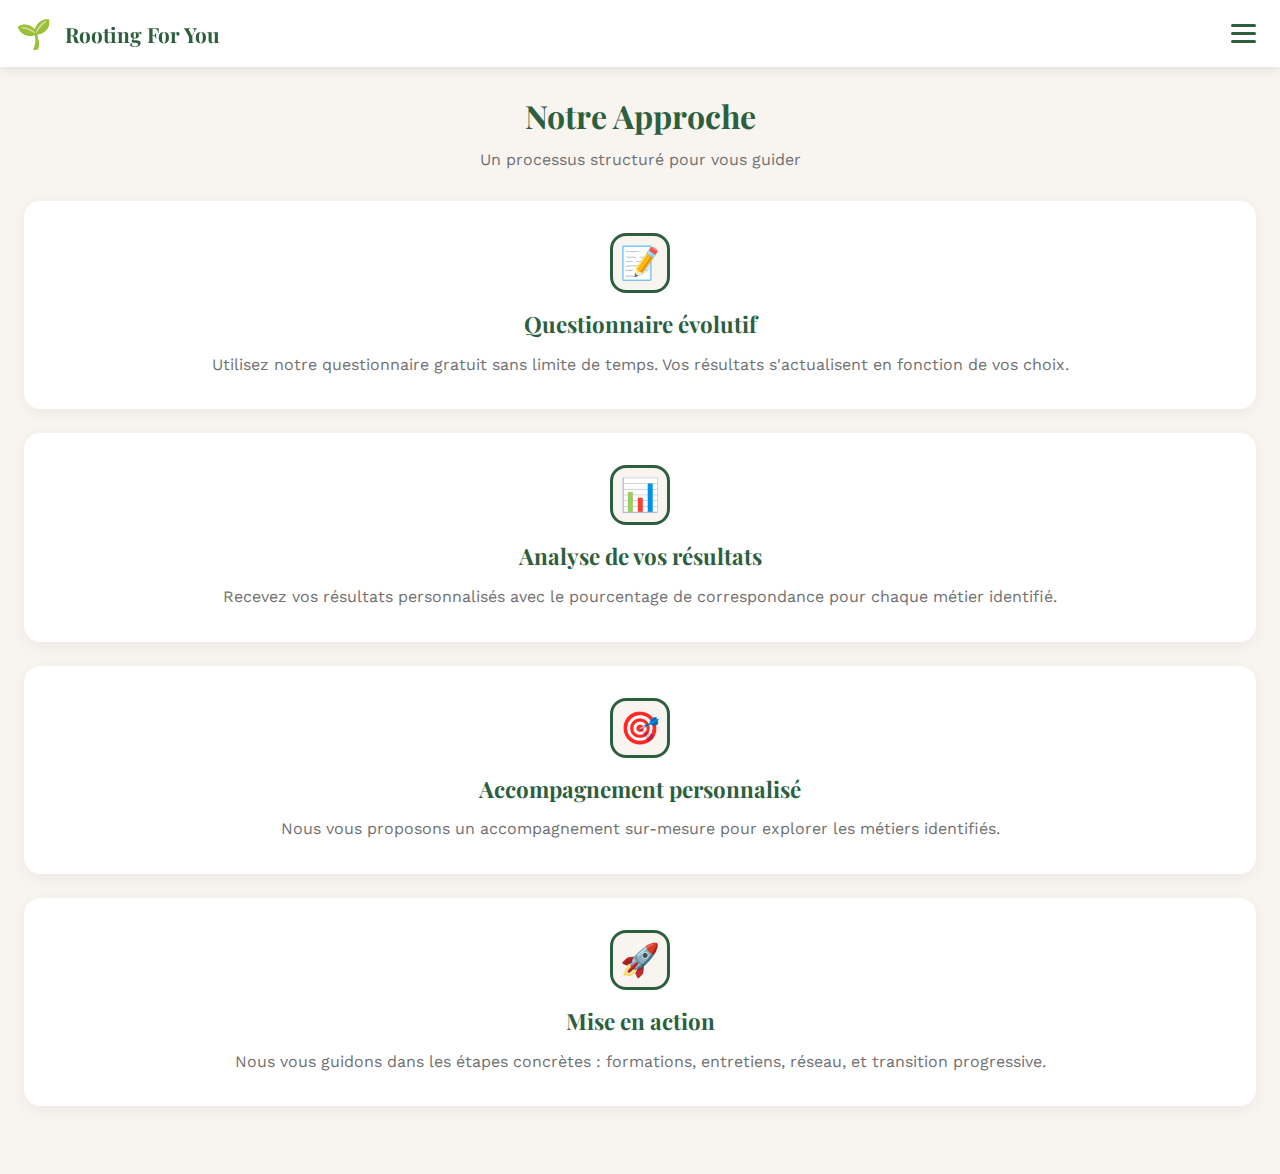
<file: approche.html>
<!DOCTYPE html>
<html lang="fr">
<head>
    <meta charset="UTF-8">
    <meta name="viewport" content="width=device-width, initial-scale=1.0, maximum-scale=1.0, user-scalable=no">
    <title>Notre Approche - Rooting For You</title>
    <link href="https://fonts.googleapis.com/css2?family=Playfair+Display:wght@400;600;700&family=Work+Sans:wght@300;400;500;600;700&display=swap" rel="stylesheet">
    <style>
        :root {
            --primary-green: #2d5f3f;
            --light-green: #6b9e78;
            --accent-gold: #d4a574;
            --cream: #f8f5f0;
            --dark-text: #2a2a2a;
            --soft-gray: #707070;
        }

        * {
            margin: 0;
            padding: 0;
            box-sizing: border-box;
        }

        body {
            font-family: 'Work Sans', sans-serif;
            color: var(--dark-text);
            background: var(--cream);
            padding-top: 70px;
            padding-bottom: 20px;
            overflow-x: hidden;
        }

        .header {
            position: fixed;
            top: 0;
            left: 0;
            right: 0;
            background: white;
            padding: 1rem;
            box-shadow: 0 2px 10px rgba(0,0,0,0.1);
            z-index: 1000;
            display: flex;
            align-items: center;
            justify-content: space-between;
        }

        .logo-container {
            display: flex;
            align-items: center;
            gap: 0.8rem;
        }

        .logo-icon { font-size: 1.8rem; }
        
        .logo-text {
            font-family: 'Playfair Display', serif;
            font-size: 1.3rem;
            font-weight: 700;
            color: var(--primary-green);
        }

        .burger-menu {
            background: none;
            border: none;
            cursor: pointer;
            padding: 0.5rem;
            display: flex;
            flex-direction: column;
            gap: 5px;
        }

        .burger-menu span {
            width: 25px;
            height: 3px;
            background: var(--primary-green);
            border-radius: 3px;
            transition: all 0.3s ease;
        }

        .burger-menu.active span:nth-child(1) {
            transform: rotate(45deg) translate(7px, 7px);
        }

        .burger-menu.active span:nth-child(2) {
            opacity: 0;
        }

        .burger-menu.active span:nth-child(3) {
            transform: rotate(-45deg) translate(7px, -7px);
        }

        .side-menu {
            position: fixed;
            top: 70px;
            right: -300px;
            width: 280px;
            height: calc(100vh - 70px);
            background: white;
            box-shadow: -2px 0 10px rgba(0,0,0,0.1);
            z-index: 999;
            transition: right 0.3s ease;
            overflow-y: auto;
        }

        .side-menu.active {
            right: 0;
        }

        .menu-overlay {
            position: fixed;
            top: 70px;
            left: 0;
            right: 0;
            bottom: 0;
            background: rgba(0,0,0,0.5);
            z-index: 998;
            display: none;
        }

        .menu-overlay.active {
            display: block;
        }

        .side-menu a {
            display: flex;
            align-items: center;
            gap: 1rem;
            padding: 1.2rem 1.5rem;
            text-decoration: none;
            color: var(--dark-text);
            border-bottom: 1px solid #f0f0f0;
            transition: background 0.2s;
        }

        .side-menu a:active {
            background: var(--cream);
        }

        .side-menu a .menu-icon {
            font-size: 1.5rem;
            width: 30px;
        }

        .container {
            width: 100%;
            padding: 1.5rem;
        }

        .page-title {
            font-family: 'Playfair Display', serif;
            font-size: 2rem;
            color: var(--primary-green);
            margin-bottom: 0.8rem;
            text-align: center;
        }

        .page-subtitle {
            text-align: center;
            color: var(--soft-gray);
            margin-bottom: 2rem;
        }

        .step-card {
            background: white;
            border-radius: 16px;
            padding: 2rem 1.5rem;
            margin-bottom: 1.5rem;
            box-shadow: 0 4px 15px rgba(0,0,0,0.05);
        }

        .step-number {
            width: 60px;
            height: 60px;
            border-radius: 16px;
            background: var(--cream);
            color: var(--primary-green);
            display: flex;
            align-items: center;
            justify-content: center;
            font-size: 2rem;
            margin: 0 auto 1rem;
            border: 3px solid var(--primary-green);
        }

        .step-card h3 {
            font-family: 'Playfair Display', serif;
            font-size: 1.4rem;
            color: var(--primary-green);
            margin-bottom: 0.8rem;
            text-align: center;
        }

        .step-card p {
            line-height: 1.6;
            color: var(--soft-gray);
            text-align: center;
        }



    </style>
    <script async src="https://pagead2.googlesyndication.com/pagead/js/adsbygoogle.js?client=ca-pub-7955446846545566" crossorigin="anonymous"></script>
</head>
<body>
    <div class="header">
        <div class="logo-container">
            <div class="logo-icon">🌱</div>
            <div class="logo-text">Rooting For You</div>
        </div>
        <button class="burger-menu" onclick="toggleMenu()">
            <span></span>
            <span></span>
            <span></span>
        </button>
    </div>

    <div class="menu-overlay" onclick="toggleMenu()"></div>
    <div class="side-menu">
        <a href="index.html"><span class="menu-icon">🏠</span> Accueil</a>
        <a href="services.html"><span class="menu-icon">🎯</span> Services</a>
        <a href="approche.html"><span class="menu-icon">📋</span> Approche</a>
        <a href="questionnaire.html"><span class="menu-icon">📝</span> Questionnaire</a>
        <a href="profil.html"><span class="menu-icon">👤</span> Mon profil</a>
        <a href="contact.html"><span class="menu-icon">📞</span> Contact</a>
        <a href="nous-soutenir.html"><span class="menu-icon">💚</span> Nous soutenir</a>
    </div>

    <div class="container">
        <h1 class="page-title">Notre Approche</h1>
        <p class="page-subtitle">Un processus structuré pour vous guider</p>

        <div class="step-card">
            <div class="step-number">📝</div>
            <h3>Questionnaire évolutif</h3>
            <p>Utilisez notre questionnaire gratuit sans limite de temps. Vos résultats s'actualisent en fonction de vos choix.</p>
        </div>

        <div class="step-card">
            <div class="step-number">📊</div>
            <h3>Analyse de vos résultats</h3>
            <p>Recevez vos résultats personnalisés avec le pourcentage de correspondance pour chaque métier identifié.</p>
        </div>

        <div class="step-card">
            <div class="step-number">🎯</div>
            <h3>Accompagnement personnalisé</h3>
            <p>Nous vous proposons un accompagnement sur-mesure pour explorer les métiers identifiés.</p>
        </div>

        <div class="step-card">
            <div class="step-number">🚀</div>
            <h3>Mise en action</h3>
            <p>Nous vous guidons dans les étapes concrètes : formations, entretiens, réseau, et transition progressive.</p>
        </div>
    </div>


    <script>
        function toggleMenu() {
            const burger = document.querySelector('.burger-menu');
            const menu = document.querySelector('.side-menu');
            const overlay = document.querySelector('.menu-overlay');
            
            burger.classList.toggle('active');
            menu.classList.toggle('active');
            overlay.classList.toggle('active');
        }
    </script>
</body>
</html>
</file>
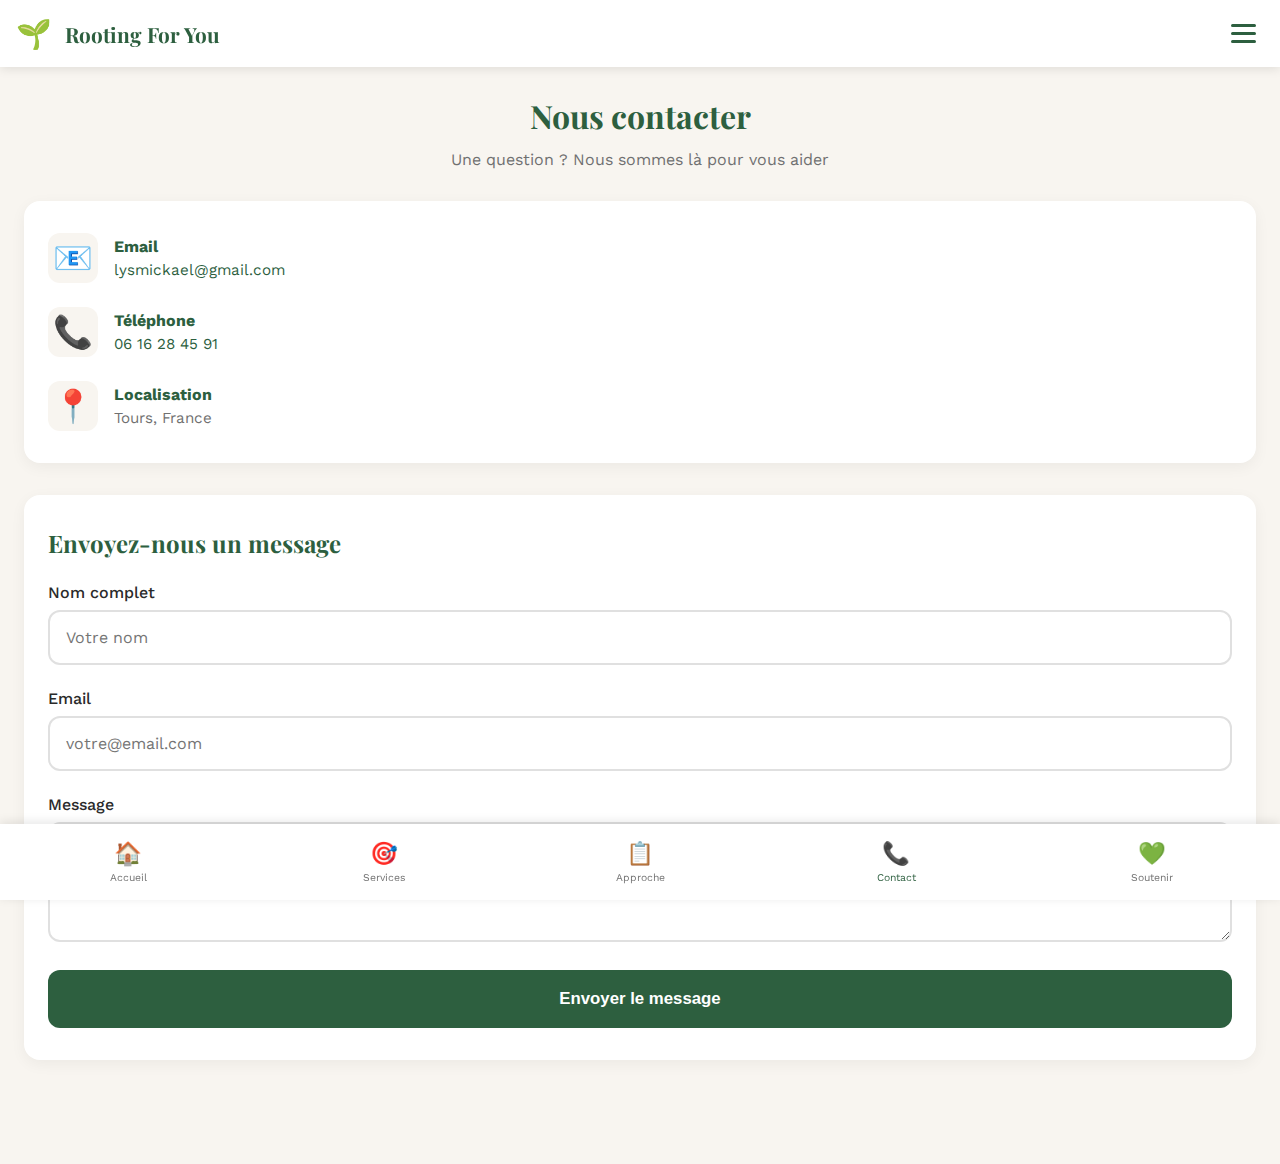
<file: contact.html>
<!DOCTYPE html>
<html lang="fr">
<head>
    <meta charset="UTF-8">
    <meta name="viewport" content="width=device-width, initial-scale=1.0, maximum-scale=1.0, user-scalable=no">
    <title>Contact - Rooting For You</title>
    <link href="https://fonts.googleapis.com/css2?family=Playfair+Display:wght@400;600;700&family=Work+Sans:wght@300;400;500;600;700&display=swap" rel="stylesheet">
    <style>
        :root {
            --primary-green: #2d5f3f;
            --light-green: #6b9e78;
            --accent-gold: #d4a574;
            --cream: #f8f5f0;
            --dark-text: #2a2a2a;
            --soft-gray: #707070;
        }

        * {
            margin: 0;
            padding: 0;
            box-sizing: border-box;
        }

        body {
            font-family: 'Work Sans', sans-serif;
            color: var(--dark-text);
            background: var(--cream);
            padding-top: 70px;
            padding-bottom: 80px;
        }

        .header {
            position: fixed;
            top: 0;
            left: 0;
            right: 0;
            background: white;
            padding: 1rem;
            box-shadow: 0 2px 10px rgba(0,0,0,0.1);
            z-index: 1000;
            display: flex;
            align-items: center;
            justify-content: space-between;
        }

        .logo-container {
            display: flex;
            align-items: center;
            gap: 0.8rem;
        }

        .logo-icon { font-size: 1.8rem; }
        
        .logo-text {
            font-family: 'Playfair Display', serif;
            font-size: 1.3rem;
            font-weight: 700;
            color: var(--primary-green);
        }

        .burger-menu {
            background: none;
            border: none;
            cursor: pointer;
            padding: 0.5rem;
            display: flex;
            flex-direction: column;
            gap: 5px;
        }

        .burger-menu span {
            width: 25px;
            height: 3px;
            background: var(--primary-green);
            border-radius: 3px;
            transition: all 0.3s ease;
        }

        .burger-menu.active span:nth-child(1) {
            transform: rotate(45deg) translate(7px, 7px);
        }

        .burger-menu.active span:nth-child(2) {
            opacity: 0;
        }

        .burger-menu.active span:nth-child(3) {
            transform: rotate(-45deg) translate(7px, -7px);
        }

        .side-menu {
            position: fixed;
            top: 70px;
            right: -300px;
            width: 280px;
            height: calc(100vh - 70px);
            background: white;
            box-shadow: -2px 0 10px rgba(0,0,0,0.1);
            z-index: 999;
            transition: right 0.3s ease;
            overflow-y: auto;
        }

        .side-menu.active {
            right: 0;
        }

        .menu-overlay {
            position: fixed;
            top: 70px;
            left: 0;
            right: 0;
            bottom: 0;
            background: rgba(0,0,0,0.5);
            z-index: 998;
            display: none;
        }

        .menu-overlay.active {
            display: block;
        }

        .side-menu a {
            display: flex;
            align-items: center;
            gap: 1rem;
            padding: 1.2rem 1.5rem;
            text-decoration: none;
            color: var(--dark-text);
            border-bottom: 1px solid #f0f0f0;
            transition: background 0.2s;
        }

        .side-menu a:active {
            background: var(--cream);
        }

        .side-menu a .menu-icon {
            font-size: 1.5rem;
            width: 30px;
        }

        .container {
            width: 100%;
            padding: 1.5rem;
        }

        .page-title {
            font-family: 'Playfair Display', serif;
            font-size: 2rem;
            color: var(--primary-green);
            margin-bottom: 0.8rem;
            text-align: center;
        }

        .page-subtitle {
            text-align: center;
            color: var(--soft-gray);
            margin-bottom: 2rem;
        }

        .contact-info {
            background: white;
            border-radius: 16px;
            padding: 2rem 1.5rem;
            margin-bottom: 2rem;
            box-shadow: 0 4px 15px rgba(0,0,0,0.05);
        }

        .contact-item {
            display: flex;
            align-items: center;
            gap: 1rem;
            margin-bottom: 1.5rem;
        }

        .contact-item:last-child {
            margin-bottom: 0;
        }

        .contact-icon {
            font-size: 2rem;
            width: 50px;
            height: 50px;
            background: var(--cream);
            border-radius: 12px;
            display: flex;
            align-items: center;
            justify-content: center;
        }

        .contact-details h3 {
            font-size: 1rem;
            color: var(--primary-green);
            margin-bottom: 0.3rem;
        }

        .contact-details p {
            color: var(--soft-gray);
            font-size: 0.95rem;
        }

        .contact-details a {
            color: var(--primary-green);
            text-decoration: none;
        }

        .form-card {
            background: white;
            border-radius: 16px;
            padding: 2rem 1.5rem;
            box-shadow: 0 4px 15px rgba(0,0,0,0.05);
        }

        .form-group {
            margin-bottom: 1.5rem;
        }

        .form-group label {
            display: block;
            margin-bottom: 0.5rem;
            color: var(--dark-text);
            font-weight: 500;
        }

        .form-group input,
        .form-group textarea {
            width: 100%;
            padding: 1rem;
            border: 2px solid #e0e0e0;
            border-radius: 12px;
            font-family: 'Work Sans', sans-serif;
            font-size: 1rem;
            transition: border-color 0.3s;
        }

        .form-group input:focus,
        .form-group textarea:focus {
            outline: none;
            border-color: var(--primary-green);
        }

        .form-group textarea {
            min-height: 120px;
            resize: vertical;
        }

        .btn {
            width: 100%;
            padding: 1.2rem;
            background: var(--primary-green);
            color: white;
            border: none;
            border-radius: 12px;
            font-size: 1.05rem;
            font-weight: 600;
            cursor: pointer;
            transition: all 0.3s ease;
        }

        .btn:active {
            transform: scale(0.98);
            background: var(--light-green);
        }

        .bottom-nav {
            position: fixed;
            bottom: 0;
            left: 0;
            right: 0;
            background: white;
            padding: 0.5rem 0;
            box-shadow: 0 -2px 10px rgba(0,0,0,0.1);
            z-index: 1000;
            display: flex;
            justify-content: space-around;
        }

        .nav-item {
            display: flex;
            flex-direction: column;
            align-items: center;
            gap: 0.3rem;
            text-decoration: none;
            color: var(--soft-gray);
            font-size: 0.65rem;
            padding: 0.5rem 0.3rem;
            transition: all 0.3s ease;
            flex: 1;
        }

        .nav-item.active {
            color: var(--primary-green);
        }

        .nav-icon {
            font-size: 1.4rem;
        }
    </style>
    <script async src="https://pagead2.googlesyndication.com/pagead/js/adsbygoogle.js?client=ca-pub-7955446846545566" crossorigin="anonymous"></script>
</head>
<body>
    <div class="header">
        <div class="logo-container">
            <div class="logo-icon">🌱</div>
            <div class="logo-text">Rooting For You</div>
        </div>
        <button class="burger-menu" onclick="toggleMenu()">
            <span></span>
            <span></span>
            <span></span>
        </button>
    </div>

    <div class="menu-overlay" onclick="toggleMenu()"></div>
    <div class="side-menu">
        <a href="index.html"><span class="menu-icon">🏠</span> Accueil</a>
        <a href="services.html"><span class="menu-icon">🎯</span> Services</a>
        <a href="approche.html"><span class="menu-icon">📋</span> Approche</a>
        <a href="questionnaire.html"><span class="menu-icon">📝</span> Questionnaire</a>
        <a href="profil.html"><span class="menu-icon">👤</span> Mon profil</a>
        <a href="contact.html"><span class="menu-icon">📞</span> Contact</a>
        <a href="nous-soutenir.html"><span class="menu-icon">💚</span> Nous soutenir</a>
    </div>

    <div class="container">
        <h1 class="page-title">Nous contacter</h1>
        <p class="page-subtitle">Une question ? Nous sommes là pour vous aider</p>

        <div class="contact-info">
            <div class="contact-item">
                <div class="contact-icon">📧</div>
                <div class="contact-details">
                    <h3>Email</h3>
                    <p><a href="mailto:lysmickael@gmail.com">lysmickael@gmail.com</a></p>
                </div>
            </div>

            <div class="contact-item">
                <div class="contact-icon">📞</div>
                <div class="contact-details">
                    <h3>Téléphone</h3>
                    <p><a href="tel:0616284591">06 16 28 45 91</a></p>
                </div>
            </div>

            <div class="contact-item">
                <div class="contact-icon">📍</div>
                <div class="contact-details">
                    <h3>Localisation</h3>
                    <p>Tours, France</p>
                </div>
            </div>
        </div>

        <div class="form-card">
            <h2 style="font-family: 'Playfair Display', serif; font-size: 1.5rem; color: var(--primary-green); margin-bottom: 1.5rem;">Envoyez-nous un message</h2>
            
            <form action="mailto:lysmickael@gmail.com" method="GET">
                <div class="form-group">
                    <label>Nom complet</label>
                    <input type="text" name="subject" placeholder="Votre nom" required>
                </div>

                <div class="form-group">
                    <label>Email</label>
                    <input type="email" placeholder="votre@email.com" required>
                </div>

                <div class="form-group">
                    <label>Message</label>
                    <textarea name="body" placeholder="Votre message..." required></textarea>
                </div>

                <button type="submit" class="btn">Envoyer le message</button>
            </form>
        </div>
    </div>

    <nav class="bottom-nav">
        <a href="index.html" class="nav-item">
            <span class="nav-icon">🏠</span>
            <span>Accueil</span>
        </a>
        <a href="services.html" class="nav-item">
            <span class="nav-icon">🎯</span>
            <span>Services</span>
        </a>
        <a href="approche.html" class="nav-item">
            <span class="nav-icon">📋</span>
            <span>Approche</span>
        </a>
        <a href="contact.html" class="nav-item active">
            <span class="nav-icon">📞</span>
            <span>Contact</span>
        </a>
        <a href="nous-soutenir.html" class="nav-item">
            <span class="nav-icon">💚</span>
            <span>Soutenir</span>
        </a>
    </nav>

    <script>
        function toggleMenu() {
            const burger = document.querySelector('.burger-menu');
            const menu = document.querySelector('.side-menu');
            const overlay = document.querySelector('.menu-overlay');
            
            burger.classList.toggle('active');
            menu.classList.toggle('active');
            overlay.classList.toggle('active');
        }
    </script>
</body>
</html>
</file>
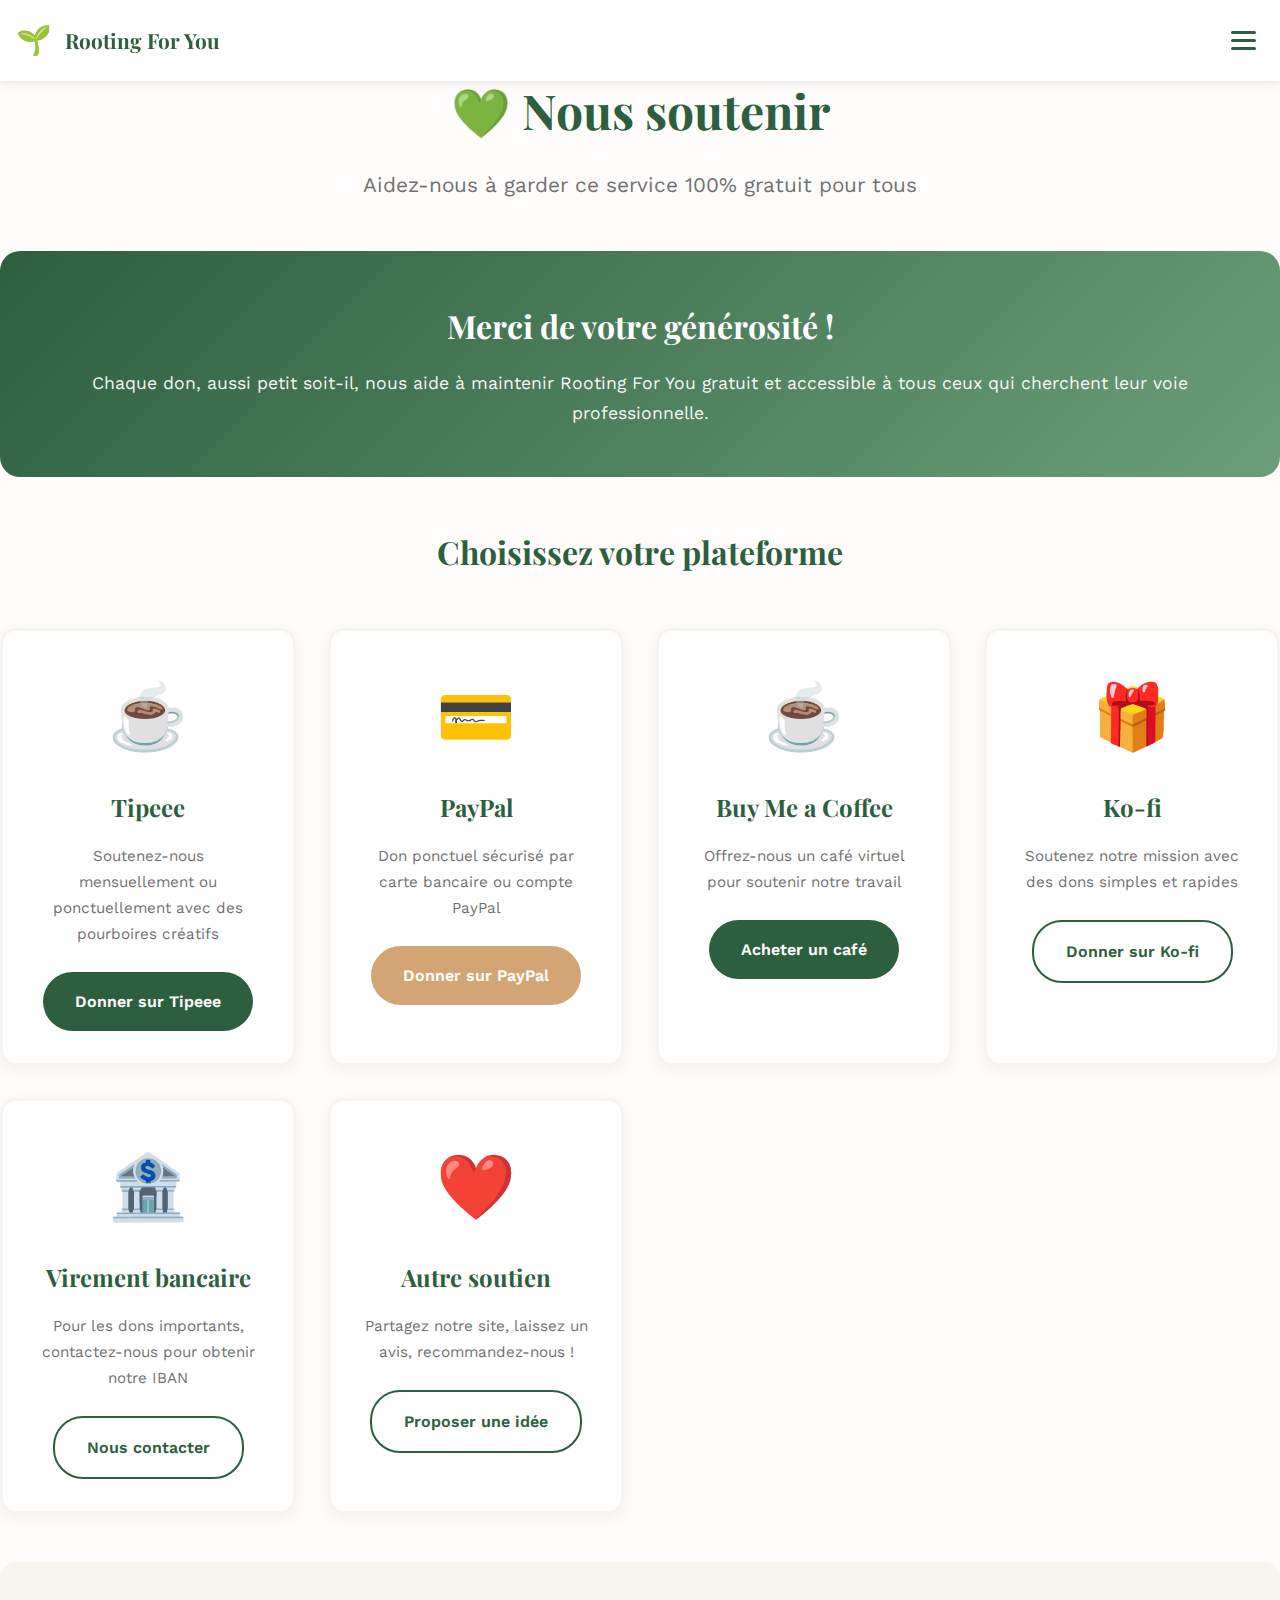
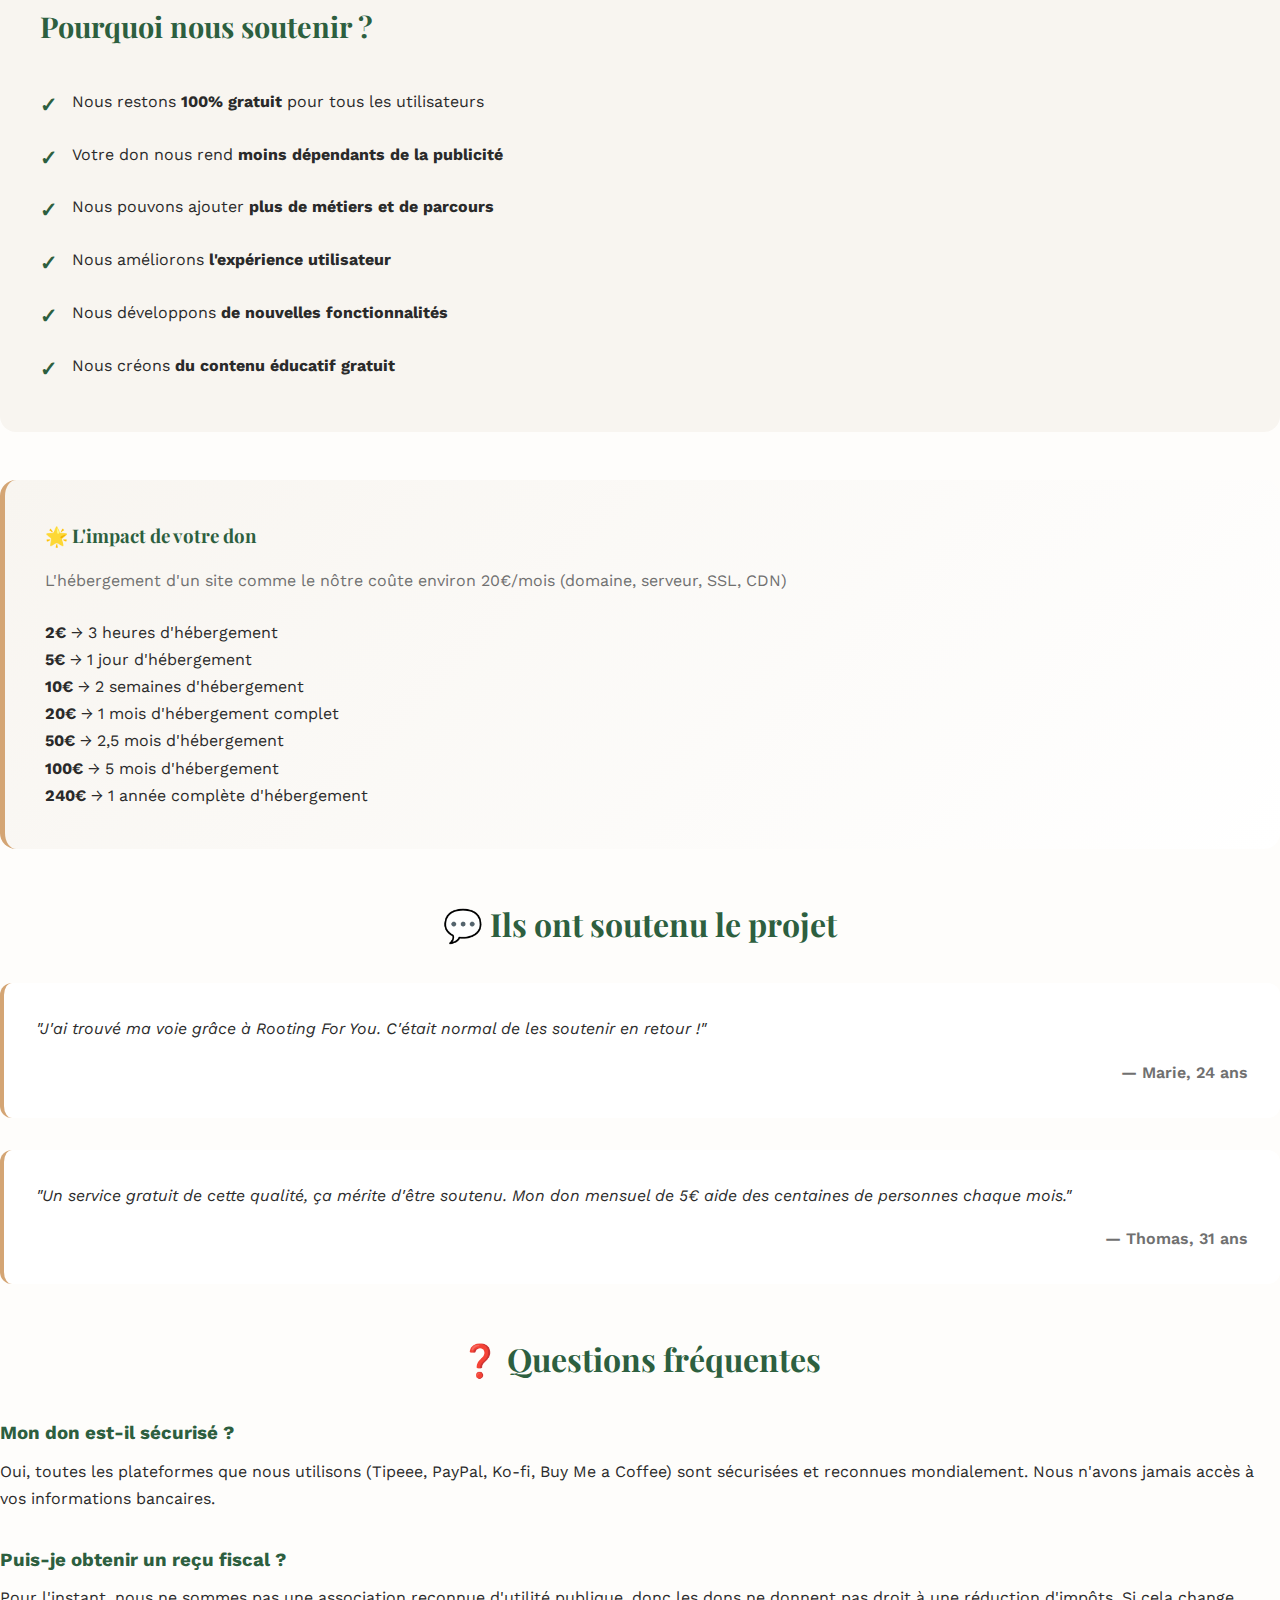
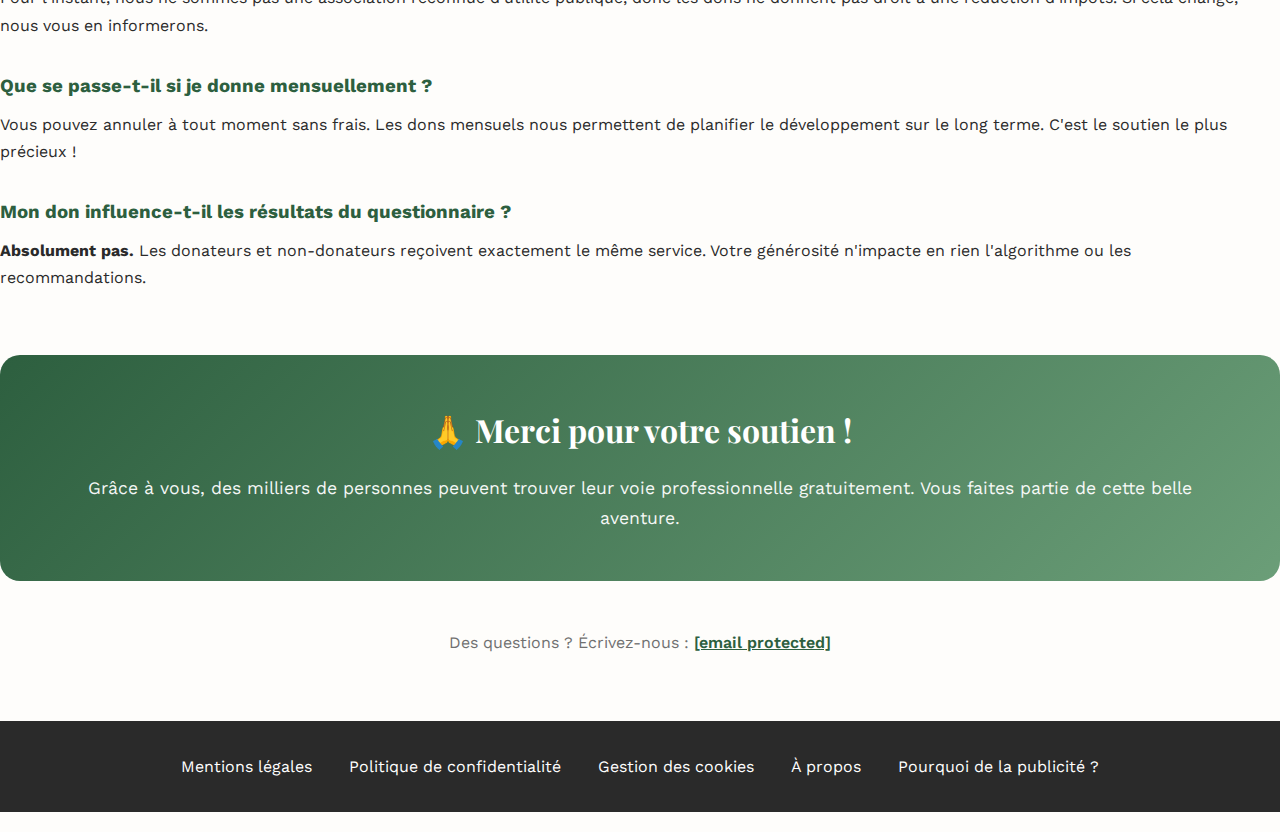
<file: nous-soutenir.html>
<!DOCTYPE html>
<html lang="fr">
<head>
    <meta charset="UTF-8">
    <meta name="viewport" content="width=device-width, initial-scale=1.0">
    <title>Nous soutenir - Rooting For You</title>
    <link href="https://fonts.googleapis.com/css2?family=Playfair+Display:wght@400;600;700&family=Work+Sans:wght@300;400;500;600&display=swap" rel="stylesheet">
    <style>
        :root {
            --primary-green: #2d5f3f;
            --light-green: #6b9e78;
            --cream: #f8f5f0;
            --dark-text: #2a2a2a;
            --soft-gray: #707070;
            --accent-gold: #d4a574;
        }

        * {
            margin: 0;
            padding: 0;
            box-sizing: border-box;
        }

        body {
            font-family: 'Work Sans', sans-serif;
            color: var(--dark-text);
            background-color: #fefdfb;
            line-height: 1.7;
            padding-top: 70px;
            padding-bottom: 20px;
            overflow-x: hidden;
        }

        /* Header avec burger */
        .header {
            position: fixed;
            top: 0;
            left: 0;
            right: 0;
            background: white;
            padding: 1rem;
            box-shadow: 0 2px 10px rgba(0,0,0,0.1);
            z-index: 1000;
            display: flex;
            align-items: center;
            justify-content: space-between;
        }

        .logo-container {
            display: flex;
            align-items: center;
            gap: 0.8rem;
        }

        .logo-icon {
            font-size: 1.8rem;
        }

        .logo-text {
            font-family: 'Playfair Display', serif;
            font-size: 1.3rem;
            font-weight: 700;
            color: var(--primary-green);
        }

        .burger-menu {
            background: none;
            border: none;
            cursor: pointer;
            padding: 0.5rem;
            display: flex;
            flex-direction: column;
            gap: 5px;
        }

        .burger-menu span {
            width: 25px;
            height: 3px;
            background: var(--primary-green);
            border-radius: 3px;
            transition: all 0.3s ease;
        }

        .burger-menu.active span:nth-child(1) {
            transform: rotate(45deg) translate(7px, 7px);
        }

        .burger-menu.active span:nth-child(2) {
            opacity: 0;
        }

        .burger-menu.active span:nth-child(3) {
            transform: rotate(-45deg) translate(7px, -7px);
        }

        .side-menu {
            position: fixed;
            top: 70px;
            right: -300px;
            width: 280px;
            height: calc(100vh - 70px);
            background: white;
            box-shadow: -2px 0 10px rgba(0,0,0,0.1);
            z-index: 999;
            transition: right 0.3s ease;
            overflow-y: auto;
        }

        .side-menu.active {
            right: 0;
        }

        .menu-overlay {
            position: fixed;
            top: 70px;
            left: 0;
            right: 0;
            bottom: 0;
            background: rgba(0,0,0,0.5);
            z-index: 998;
            display: none;
        }

        .menu-overlay.active {
            display: block;
        }

        .side-menu a {
            display: flex;
            align-items: center;
            gap: 1rem;
            padding: 1.2rem 1.5rem;
            text-decoration: none;
            color: var(--dark-text);
            border-bottom: 1px solid #f0f0f0;
            transition: background 0.2s;
        }

        .side-menu a:active {
            background: var(--cream);
        }

        .side-menu a .menu-icon {
            font-size: 1.5rem;
            width: 30px;
        }

        }

        .content {
            max-width: 900px;
            margin: 3rem auto;
            padding: 0 2rem;
        }

        h1 {
            font-family: 'Playfair Display', serif;
            font-size: 3rem;
            color: var(--primary-green);
            margin-bottom: 1rem;
            text-align: center;
        }

        .subtitle {
            text-align: center;
            font-size: 1.3rem;
            color: var(--soft-gray);
            margin-bottom: 3rem;
        }

        h2 {
            font-family: 'Playfair Display', serif;
            font-size: 2rem;
            color: var(--primary-green);
            margin-top: 3rem;
            margin-bottom: 1.5rem;
            text-align: center;
        }

        .hero-box {
            background: linear-gradient(135deg, var(--primary-green), var(--light-green));
            color: white;
            padding: 3rem;
            border-radius: 20px;
            text-align: center;
            margin-bottom: 3rem;
        }

        .hero-box h3 {
            font-family: 'Playfair Display', serif;
            font-size: 2rem;
            margin-bottom: 1rem;
        }

        .hero-box p {
            font-size: 1.1rem;
            opacity: 0.95;
        }

        .donation-grid {
            display: grid;
            grid-template-columns: repeat(auto-fit, minmax(280px, 1fr));
            gap: 2rem;
            margin: 3rem 0;
        }

        .donation-card {
            background: white;
            border: 3px solid var(--cream);
            border-radius: 16px;
            padding: 2rem;
            text-align: center;
            transition: all 0.3s ease;
            box-shadow: 0 4px 15px rgba(0, 0, 0, 0.05);
        }

        .donation-card:hover {
            border-color: var(--primary-green);
            transform: translateY(-5px);
            box-shadow: 0 8px 25px rgba(45, 95, 63, 0.15);
        }

        .donation-card .icon {
            font-size: 4rem;
            margin-bottom: 1rem;
        }

        .donation-card h3 {
            font-family: 'Playfair Display', serif;
            font-size: 1.5rem;
            color: var(--primary-green);
            margin-bottom: 1rem;
        }

        .donation-card p {
            color: var(--soft-gray);
            margin-bottom: 1.5rem;
            font-size: 0.95rem;
        }

        .donation-btn {
            display: inline-block;
            background: var(--primary-green);
            color: white;
            padding: 1rem 2rem;
            border-radius: 30px;
            text-decoration: none;
            font-weight: 600;
            transition: all 0.3s ease;
            border: none;
            cursor: pointer;
            font-size: 1rem;
        }

        .donation-btn:hover {
            background: var(--light-green);
            transform: scale(1.05);
        }

        .donation-btn.secondary {
            background: var(--accent-gold);
        }

        .donation-btn.secondary:hover {
            background: #c49563;
        }

        .donation-btn.outline {
            background: transparent;
            border: 2px solid var(--primary-green);
            color: var(--primary-green);
        }

        .donation-btn.outline:hover {
            background: var(--primary-green);
            color: white;
        }

        .why-support {
            background: var(--cream);
            padding: 2.5rem;
            border-radius: 16px;
            margin: 3rem 0;
        }

        .why-support h3 {
            font-family: 'Playfair Display', serif;
            font-size: 1.8rem;
            color: var(--primary-green);
            margin-bottom: 1.5rem;
        }

        .why-support ul {
            list-style: none;
            padding: 0;
        }

        .why-support ul li {
            padding: 0.8rem 0;
            padding-left: 2rem;
            position: relative;
        }

        .why-support ul li::before {
            content: '✓';
            position: absolute;
            left: 0;
            color: var(--primary-green);
            font-weight: bold;
            font-size: 1.3rem;
        }

        .impact-section {
            background: linear-gradient(135deg, #f8f5f0, #ffffff);
            padding: 2.5rem;
            border-radius: 16px;
            border-left: 5px solid var(--accent-gold);
            margin: 2rem 0;
        }

        .impact-section h3 {
            font-family: 'Playfair Display', serif;
            color: var(--primary-green);
            margin-bottom: 1rem;
        }

        .amounts {
            display: flex;
            gap: 1rem;
            flex-wrap: wrap;
            justify-content: center;
            margin: 2rem 0;
        }

        .amount-badge {
            background: white;
            border: 2px solid var(--primary-green);
            color: var(--primary-green);
            padding: 0.8rem 1.5rem;
            border-radius: 25px;
            font-weight: 600;
            transition: all 0.3s ease;
        }

        .amount-badge:hover {
            background: var(--primary-green);
            color: white;
            transform: scale(1.05);
        }

        .testimonial {
            background: white;
            padding: 2rem;
            border-radius: 12px;
            border-left: 4px solid var(--accent-gold);
            margin: 2rem 0;
            font-style: italic;
        }

        .testimonial cite {
            display: block;
            text-align: right;
            margin-top: 1rem;
            font-style: normal;
            color: var(--soft-gray);
            font-weight: 600;
        }

        footer {
            background: var(--dark-text);
            color: white;
            padding: 2rem 5%;
            margin-top: 4rem;
            text-align: center;
        }

        footer a {
            color: white;
            text-decoration: none;
            margin: 0 1rem;
        }

        @media (max-width: 768px) {
            h1 {
                font-size: 2rem;
            }

            .hero-box {
                padding: 2rem;
            }

            .donation-grid {
                grid-template-columns: 1fr;
            }

            .impact-section p {
                font-size: 0.95rem;
            }

            .why-support {
                padding: 2rem 1.5rem;
            }
        }

        @media (max-width: 480px) {
            .content {
                padding: 0 1rem;
            }

            h1 {
                font-size: 1.7rem;
            }

            h2 {
                font-size: 1.5rem;
            }

            .hero-box {
                padding: 1.5rem;
            }

            .hero-box h3 {
                font-size: 1.5rem;
            }

            .hero-box p {
                font-size: 1rem;
            }

            .donation-card {
                padding: 1.5rem;
            }

            .donation-card .icon {
                font-size: 3rem;
            }

            .donation-card h3 {
                font-size: 1.3rem;
            }

            .donation-btn {
                padding: 0.9rem 1.5rem;
                font-size: 0.95rem;
            }

            .testimonial {
                padding: 1.5rem;
                font-size: 0.95rem;
            }

            .why-support ul li {
                font-size: 0.95rem;
                padding: 0.6rem 0;
                padding-left: 1.8rem;
            }

            .impact-section {
                padding: 2rem 1.5rem;
            }
        }
    </style>
    <script async src="https://pagead2.googlesyndication.com/pagead/js/adsbygoogle.js?client=ca-pub-7955446846545566" crossorigin="anonymous"></script>
</head>
<body>
    <div class="header">
        <div class="logo-container">
            <div class="logo-icon">🌱</div>
            <div class="logo-text">Rooting For You</div>
        </div>
        <button class="burger-menu" onclick="toggleMenu()">
            <span></span>
            <span></span>
            <span></span>
        </button>
    </div>

    <div class="menu-overlay" onclick="toggleMenu()"></div>
    <div class="side-menu">
        <a href="index.html"><span class="menu-icon">🏠</span> Accueil</a>
        <a href="services.html"><span class="menu-icon">🎯</span> Services</a>
        <a href="approche.html"><span class="menu-icon">📋</span> Approche</a>
        <a href="questionnaire.html"><span class="menu-icon">📝</span> Questionnaire</a>
        <a href="profil.html"><span class="menu-icon">👤</span> Mon profil</a>
        <a href="contact.html"><span class="menu-icon">📞</span> Contact</a>
        <a href="nous-soutenir.html"><span class="menu-icon">💚</span> Nous soutenir</a>
    </div>

    <div class="content">
        <h1>💚 Nous soutenir</h1>
        <p class="subtitle">Aidez-nous à garder ce service 100% gratuit pour tous</p>

        <div class="hero-box">
            <h3>Merci de votre générosité !</h3>
            <p>
                Chaque don, aussi petit soit-il, nous aide à maintenir Rooting For You gratuit 
                et accessible à tous ceux qui cherchent leur voie professionnelle.
            </p>
        </div>

        <h2>Choisissez votre plateforme</h2>

        <div class="donation-grid">
            <!-- Tipeee -->
            <div class="donation-card">
                <div class="icon">☕</div>
                <h3>Tipeee</h3>
                <p>Soutenez-nous mensuellement ou ponctuellement avec des pourboires créatifs</p>
                <!-- REMPLACER L'URL PAR VOTRE VRAIE PAGE TIPEEE -->
                <a href="https://fr.tipeee.com/VOTRE_PAGE" target="_blank" class="donation-btn">
                    Donner sur Tipeee
                </a>
            </div>

            <!-- PayPal -->
            <div class="donation-card">
                <div class="icon">💳</div>
                <h3>PayPal</h3>
                <p>Don ponctuel sécurisé par carte bancaire ou compte PayPal</p>
                <!-- REMPLACER PAR VOTRE LIEN PAYPAL.ME OU BOUTON PAYPAL -->
                <a href="https://paypal.me/VOTRE_LIEN" target="_blank" class="donation-btn secondary">
                    Donner sur PayPal
                </a>
            </div>

            <!-- Buy Me a Coffee -->
            <div class="donation-card">
                <div class="icon">☕</div>
                <h3>Buy Me a Coffee</h3>
                <p>Offrez-nous un café virtuel pour soutenir notre travail</p>
                <!-- REMPLACER PAR VOTRE PAGE BUY ME A COFFEE -->
                <a href="https://www.buymeacoffee.com/VOTRE_PAGE" target="_blank" class="donation-btn">
                    Acheter un café
                </a>
            </div>

            <!-- Ko-fi -->
            <div class="donation-card">
                <div class="icon">🎁</div>
                <h3>Ko-fi</h3>
                <p>Soutenez notre mission avec des dons simples et rapides</p>
                <!-- REMPLACER PAR VOTRE PAGE KO-FI -->
                <a href="https://ko-fi.com/VOTRE_PAGE" target="_blank" class="donation-btn outline">
                    Donner sur Ko-fi
                </a>
            </div>

            <!-- Virement bancaire -->
            <div class="donation-card">
                <div class="icon">🏦</div>
                <h3>Virement bancaire</h3>
                <p>Pour les dons importants, contactez-nous pour obtenir notre IBAN</p>
                <a href="/cdn-cgi/l/email-protection#f09c89839d99939b91959cb0979d91999cde939f9dcf8385929a959384cdb49f9ed5c2c0809182d5c2c0869982959d959e84" class="donation-btn outline">
                    Nous contacter
                </a>
            </div>

            <!-- Autre soutien -->
            <div class="donation-card">
                <div class="icon">❤️</div>
                <h3>Autre soutien</h3>
                <p>Partagez notre site, laissez un avis, recommandez-nous !</p>
                <a href="/cdn-cgi/l/email-protection#92feebe1fffbf1f9f3f7fed2f5fff3fbfebcf1fdffade1e7f0f8f7f1e6afd3e7e6e0f7b7a0a2e1fde7e6fbf7fc" class="donation-btn outline">
                    Proposer une idée
                </a>
            </div>
        </div>

        <div class="why-support">
            <h3>Pourquoi nous soutenir ?</h3>
            <ul>
                <li>Nous restons <strong>100% gratuit</strong> pour tous les utilisateurs</li>
                <li>Votre don nous rend <strong>moins dépendants de la publicité</strong></li>
                <li>Nous pouvons ajouter <strong>plus de métiers et de parcours</strong></li>
                <li>Nous améliorons <strong>l'expérience utilisateur</strong></li>
                <li>Nous développons <strong>de nouvelles fonctionnalités</strong></li>
                <li>Nous créons <strong>du contenu éducatif gratuit</strong></li>
            </ul>
        </div>


        <div class="impact-section">
            <h3>🌟 L'impact de votre don</h3>
            <p style="margin-bottom: 1.5rem; color: var(--soft-gray);">
                L'hébergement d'un site comme le nôtre coûte environ 20€/mois (domaine, serveur, SSL, CDN)
            </p>
            <p><strong>2€</strong> → 3 heures d'hébergement</p>
            <p><strong>5€</strong> → 1 jour d'hébergement</p>
            <p><strong>10€</strong> → 2 semaines d'hébergement</p>
            <p><strong>20€</strong> → 1 mois d'hébergement complet</p>
            <p><strong>50€</strong> → 2,5 mois d'hébergement</p>
            <p><strong>100€</strong> → 5 mois d'hébergement</p>
            <p><strong>240€</strong> → 1 année complète d'hébergement</p>
        </div>


        <h2>💬 Ils ont soutenu le projet</h2>
        
        <div class="testimonial">
            "J'ai trouvé ma voie grâce à Rooting For You. C'était normal de les soutenir en retour !"
            <cite>— Marie, 24 ans</cite>
        </div>

        <div class="testimonial">
            "Un service gratuit de cette qualité, ça mérite d'être soutenu. Mon don mensuel de 5€ 
            aide des centaines de personnes chaque mois."
            <cite>— Thomas, 31 ans</cite>
        </div>

        <h2>❓ Questions fréquentes</h2>

        <div style="margin-top: 2rem;">
            <h3 style="color: var(--primary-green); margin-bottom: 0.5rem;">Mon don est-il sécurisé ?</h3>
            <p style="margin-bottom: 2rem;">
                Oui, toutes les plateformes que nous utilisons (Tipeee, PayPal, Ko-fi, Buy Me a Coffee) 
                sont sécurisées et reconnues mondialement. Nous n'avons jamais accès à vos informations bancaires.
            </p>

            <h3 style="color: var(--primary-green); margin-bottom: 0.5rem;">Puis-je obtenir un reçu fiscal ?</h3>
            <p style="margin-bottom: 2rem;">
                Pour l'instant, nous ne sommes pas une association reconnue d'utilité publique, donc 
                les dons ne donnent pas droit à une réduction d'impôts. Si cela change, nous vous en informerons.
            </p>

            <h3 style="color: var(--primary-green); margin-bottom: 0.5rem;">Que se passe-t-il si je donne mensuellement ?</h3>
            <p style="margin-bottom: 2rem;">
                Vous pouvez annuler à tout moment sans frais. Les dons mensuels nous permettent de planifier 
                le développement sur le long terme. C'est le soutien le plus précieux !
            </p>

            <h3 style="color: var(--primary-green); margin-bottom: 0.5rem;">Mon don influence-t-il les résultats du questionnaire ?</h3>
            <p style="margin-bottom: 2rem;">
                <strong>Absolument pas.</strong> Les donateurs et non-donateurs reçoivent exactement le même service. 
                Votre générosité n'impacte en rien l'algorithme ou les recommandations.
            </p>
        </div>

        <div class="hero-box" style="margin-top: 4rem;">
            <h3>🙏 Merci pour votre soutien !</h3>
            <p>
                Grâce à vous, des milliers de personnes peuvent trouver leur voie professionnelle gratuitement. 
                Vous faites partie de cette belle aventure.
            </p>
        </div>

        <p style="text-align: center; margin-top: 3rem; color: var(--soft-gray);">
            Des questions ? Écrivez-nous : 
            <a href="/cdn-cgi/l/email-protection#6e02171d03070d050f0b022e09030f0702400d0103" style="color: var(--primary-green); font-weight: 600;">
                <span class="__cf_email__" data-cfemail="2f43565c42464c444e4a436f48424e4643014c4042">[email&#160;protected]</span>
            </a>
        </p>
    </div>

    <footer>
        <p>
            <a href="/mentions-legales.html">Mentions légales</a>
            <a href="/politique-confidentialite.html">Politique de confidentialité</a>
            <a href="/gestion-cookies.html">Gestion des cookies</a>
            <a href="/a-propos.html">À propos</a>
            <a href="/pourquoi-publicite.html">Pourquoi de la publicité ?</a>
        </p>
    </footer>


    <script>
        function toggleMenu() {
            const burger = document.querySelector('.burger-menu');
            const menu = document.querySelector('.side-menu');
            const overlay = document.querySelector('.menu-overlay');
            
            burger.classList.toggle('active');
            menu.classList.toggle('active');
            overlay.classList.toggle('active');
        }
    </script>
</body>
</html>
</file>
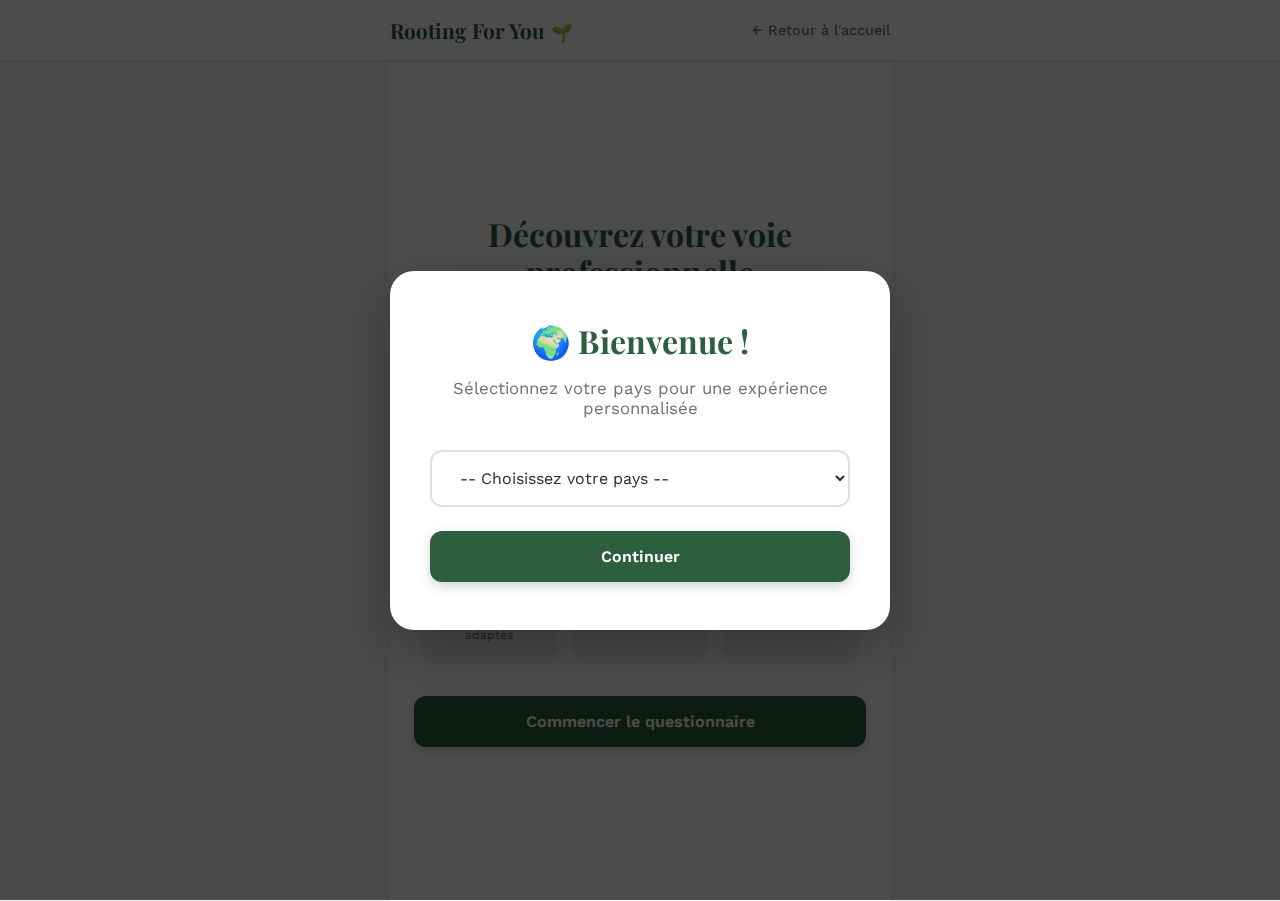
<file: questionnaire.html>
<!DOCTYPE html>
<html lang="fr">
<head>
    <meta charset="UTF-8">
    <meta name="viewport" content="width=device-width, initial-scale=1.0">
    <title>Questionnaire d'Orientation - Rooting For You</title>
    <link href="https://fonts.googleapis.com/css2?family=Playfair+Display:wght@400;600;700&family=Work+Sans:wght@300;400;500;600&display=swap" rel="stylesheet">
    <style>
        :root {
            --primary-green: #2d5f3f;
            --light-green: #6b9e78;
            --accent-gold: #d4a574;
            --earth-brown: #8b6f47;
            --cream: #f8f5f0;
            --warm-white: #fefdfb;
            --dark-text: #2a2a2a;
            --soft-gray: #707070;
        }

        * {
            margin: 0;
            padding: 0;
            box-sizing: border-box;
        }

        body {
            font-family: 'Work Sans', sans-serif;
            color: var(--dark-text);
            background: #f5f5f5;
            min-height: 100vh;
            overflow-x: hidden;
        }

        /* Navigation */
        nav {
            background: white;
            padding: 1rem 1.5rem;
            border-bottom: 1px solid #e0e0e0;
            position: sticky;
            top: 0;
            z-index: 1000;
            box-shadow: 0 2px 8px rgba(0,0,0,0.05);
        }

        nav .container {
            max-width: 500px;
            margin: 0 auto;
            display: flex;
            justify-content: space-between;
            align-items: center;
        }

        .logo {
            font-family: 'Playfair Display', serif;
            font-size: 1.3rem;
            font-weight: 700;
            color: var(--primary-green);
            text-decoration: none;
        }

        .logo::after {
            content: '🌱';
            margin-left: 0.4rem;
            font-size: 1.1rem;
        }

        .nav-link {
            color: var(--soft-gray);
            text-decoration: none;
            font-weight: 500;
            font-size: 0.9rem;
            transition: color 0.3s ease;
        }

        .nav-link:hover {
            color: var(--primary-green);
        }

        /* Container */
        .app-container {
            max-width: 500px;
            margin: 0 auto;
            padding: 0;
            min-height: calc(100vh - 60px);
        }

        /* Welcome Screen */
        .welcome-screen {
            text-align: center;
            background: white;
            border-radius: 0;
            padding: 2.5rem 1.5rem;
            animation: fadeInUp 0.6s ease-out;
            min-height: calc(100vh - 60px);
            display: flex;
            flex-direction: column;
            justify-content: center;
        }

        @keyframes fadeInUp {
            from {
                opacity: 0;
                transform: translateY(30px);
            }
            to {
                opacity: 1;
                transform: translateY(0);
            }
        }

        .welcome-screen h1 {
            font-family: 'Playfair Display', serif;
            font-size: 2rem;
            color: var(--primary-green);
            margin-bottom: 1rem;
            line-height: 1.2;
        }

        .welcome-screen .subtitle {
            font-size: 1.1rem;
            color: var(--earth-brown);
            margin-bottom: 1.5rem;
        }

        .welcome-screen p {
            font-size: 0.95rem;
            color: var(--soft-gray);
            line-height: 1.6;
            margin-bottom: 1rem;
            max-width: 100%;
            margin-left: auto;
            margin-right: auto;
        }

        .features {
            display: grid;
            grid-template-columns: repeat(3, 1fr);
            gap: 1rem;
            margin: 2rem 0;
            padding: 0 0.5rem;
        }

        .feature {
            text-align: center;
            background: var(--cream);
            padding: 1.2rem 0.5rem;
            border-radius: 12px;
        }

        .feature-icon {
            font-size: 2rem;
            margin-bottom: 0.5rem;
            display: block;
        }

        .feature h3 {
            font-size: 0.85rem;
            color: var(--primary-green);
            margin-bottom: 0.3rem;
            font-weight: 600;
        }

        .feature p {
            font-size: 0.75rem;
            color: var(--soft-gray);
            margin: 0;
        }

        /* Buttons */
        .btn {
            padding: 1rem 2rem;
            border-radius: 12px;
            text-decoration: none;
            font-weight: 600;
            font-size: 1rem;
            transition: all 0.2s ease;
            display: inline-block;
            border: none;
            cursor: pointer;
            font-family: 'Work Sans', sans-serif;
            width: 100%;
            max-width: 100%;
        }

        .btn-primary {
            background: var(--primary-green);
            color: white;
            box-shadow: 0 4px 12px rgba(45, 95, 63, 0.25);
        }

        .btn-primary:active {
            transform: scale(0.98);
        }

        /* Quiz Container */
        .quiz-container {
            display: none;
            animation: fadeInUp 0.4s ease-out;
            background: #f5f5f5;
            min-height: calc(100vh - 60px);
        }

        .quiz-container.active {
            display: block;
        }

        /* Question Card */
        .question-card {
            background: #f5f5f5;
            border-radius: 0;
            padding: 2rem 1.5rem 5rem;
            margin-bottom: 0;
            min-height: calc(100vh - 60px);
            display: flex;
            flex-direction: column;
        }

        .question-header {
            text-align: center;
            margin-bottom: 2rem;
            flex-shrink: 0;
            padding-top: 2rem;
        }

        .question-text {
            font-family: 'Playfair Display', serif;
            font-size: 1.3rem;
            color: var(--primary-green);
            line-height: 1.3;
            font-weight: 600;
        }

        /* Choices */
        .choices-container {
            display: flex;
            flex-direction: column;
            gap: 1rem;
            flex: 1;
            align-content: center;
            justify-content: center;
            position: relative;
        }

        .choice-card {
            background: #fafafa;
            border: 3px solid #d0d0d0;
            border-radius: 20px;
            padding: 2.5rem 2rem;
            cursor: pointer;
            transition: all 0.3s ease;
            position: relative;
            overflow: hidden;
            min-height: 140px;
            display: flex;
            align-items: center;
            justify-content: center;
            box-shadow: 0 2px 8px rgba(0, 0, 0, 0.05);
        }

        .choice-card:hover {
            border-color: var(--light-green);
            box-shadow: 0 4px 15px rgba(107, 158, 120, 0.2);
            transform: translateY(-2px);
        }

        .choice-card:active {
            transform: scale(0.98);
        }

        .choice-card.selected {
            border-color: var(--primary-green);
            background: rgba(45, 95, 63, 0.04);
            box-shadow: 0 4px 20px rgba(45, 95, 63, 0.15);
        }

        .choice-content {
            display: flex;
            flex-direction: column;
            align-items: center;
            text-align: center;
            gap: 1rem;
            position: relative;
            z-index: 1;
            width: 100%;
        }

        .choice-icon {
            font-size: 3.5rem;
            flex-shrink: 0;
        }

        .choice-text {
            width: 100%;
        }

        .choice-text h3 {
            font-size: 1.6rem;
            color: var(--primary-green);
            margin-bottom: 0;
            font-weight: 700;
        }

        /* Skip button between choices */
        .skip-between {
            text-align: center;
            margin: 1rem 0;
        }

        .btn-skip-inline {
            background: white;
            color: var(--soft-gray);
            border: 2px solid #d0d0d0;
            padding: 0.7rem 2.5rem;
            border-radius: 25px;
            font-size: 0.95rem;
            cursor: pointer;
            transition: all 0.3s ease;
            font-weight: 600;
            box-shadow: 0 2px 6px rgba(0, 0, 0, 0.08);
        }

        .btn-skip-inline:hover {
            background: #f5f5f5;
            border-color: var(--soft-gray);
            transform: translateY(-1px);
            box-shadow: 0 3px 10px rgba(0, 0, 0, 0.12);
        }

        .btn-skip-inline:active {
            transform: translateY(0);
        }

        /* Floating Results Button */
        .btn-show-results {
            position: fixed;
            bottom: 20px;
            left: 50%;
            transform: translateX(-50%);
            background: var(--accent-gold);
            color: white;
            padding: 1.2rem 2.5rem;
            border-radius: 30px;
            font-size: 1.05rem;
            font-weight: 700;
            box-shadow: 0 6px 25px rgba(212, 165, 116, 0.5);
            z-index: 100;
            border: none;
            cursor: pointer;
            transition: all 0.3s ease;
            max-width: 500px;
        }

        .btn-show-results:hover {
            background: var(--earth-brown);
            transform: translateX(-50%) translateY(-3px);
            box-shadow: 0 8px 30px rgba(212, 165, 116, 0.6);
        }

        .btn-show-results:active {
            transform: translateX(-50%) translateY(-1px);
        }

        /* Results Screen */
        .results-screen {
            display: none;
            animation: fadeInUp 0.4s ease-out;
            position: fixed;
            top: 0;
            left: 0;
            right: 0;
            bottom: 0;
            background: rgba(0, 0, 0, 0.7);
            z-index: 9999;
            overflow-y: auto;
            padding: 1rem;
        }

        .results-screen.active {
            display: flex;
            flex-direction: column;
        }

        .results-wrapper {
            background: #f5f5f5;
            border-radius: 24px;
            max-width: 600px;
            width: 100%;
            margin: auto;
            box-shadow: 0 20px 60px rgba(0, 0, 0, 0.3);
        }

        .results-header {
            text-align: center;
            background: white;
            border-radius: 24px 24px 0 0;
            padding: 2.5rem 1.5rem 2rem;
            margin-bottom: 0;
            border-bottom: 1px solid #e0e0e0;
            box-shadow: 0 2px 8px rgba(0, 0, 0, 0.05);
            position: relative;
        }

        .close-results {
            position: absolute;
            top: 1rem;
            right: 1rem;
            background: none;
            border: none;
            font-size: 2.5rem;
            color: var(--soft-gray);
            cursor: pointer;
            width: 40px;
            height: 40px;
            display: flex;
            align-items: center;
            justify-content: center;
            border-radius: 50%;
            transition: all 0.2s ease;
        }

        .close-results:hover {
            background: var(--cream);
            color: var(--primary-green);
        }

        .results-header h1 {
            font-family: 'Playfair Display', serif;
            font-size: 1.8rem;
            color: var(--primary-green);
            margin-bottom: 0.8rem;
        }

        .results-header p {
            font-size: 1rem;
            color: var(--soft-gray);
        }

        .results-grid {
            display: grid;
            gap: 0;
            padding: 1.5rem;
            background: #f5f5f5;
        }

        .result-card {
            background: #fafafa;
            border-radius: 16px;
            padding: 2rem;
            box-shadow: 0 4px 15px rgba(0, 0, 0, 0.1);
            border-left: 6px solid var(--accent-gold);
            transition: all 0.3s ease;
            animation: fadeInUp 0.4s ease-out both;
            margin-bottom: 1.5rem;
        }

        .result-card:hover {
            box-shadow: 0 6px 20px rgba(0, 0, 0, 0.15);
            transform: translateY(-2px);
        }

        .result-card:nth-child(1) { animation-delay: 0.1s; border-left-color: var(--primary-green); }
        .result-card:nth-child(2) { animation-delay: 0.2s; border-left-color: var(--light-green); }
        .result-card:nth-child(3) { animation-delay: 0.3s; border-left-color: var(--accent-gold); }

        .result-header {
            display: flex;
            align-items: center;
            gap: 1rem;
            margin-bottom: 1rem;
        }

        .result-rank {
            font-family: 'Playfair Display', serif;
            font-size: 1.8rem;
            font-weight: 700;
            color: var(--primary-green);
            width: 50px;
            height: 50px;
            background: var(--cream);
            border-radius: 50%;
            display: flex;
            align-items: center;
            justify-content: center;
            flex-shrink: 0;
        }

        .result-title h2 {
            font-family: 'Playfair Display', serif;
            font-size: 1.3rem;
            color: var(--primary-green);
            margin-bottom: 0.2rem;
        }

        .result-match {
            color: var(--light-green);
            font-weight: 600;
            font-size: 0.85rem;
        }

        .result-description {
            color: var(--soft-gray);
            line-height: 1.6;
            margin-bottom: 1rem;
            font-size: 0.9rem;
        }

        .result-tags {
            display: flex;
            flex-wrap: wrap;
            gap: 0.6rem;
            margin-bottom: 1rem;
        }

        .tag {
            background: var(--cream);
            color: var(--primary-green);
            padding: 0.4rem 1rem;
            border-radius: 20px;
            font-size: 0.8rem;
            font-weight: 500;
        }

        .result-actions-buttons {
            display: flex;
            gap: 0.8rem;
            flex-wrap: wrap;
        }

        .btn-result-action {
            background: var(--primary-green);
            color: white;
            border: 2px solid var(--primary-green);
            padding: 0.8rem 1.5rem;
            border-radius: 25px;
            font-size: 0.9rem;
            font-weight: 600;
            cursor: pointer;
            transition: all 0.3s ease;
            flex: 1;
            min-width: 140px;
            box-shadow: 0 2px 8px rgba(45, 95, 63, 0.2);
        }

        .btn-result-action:hover {
            background: var(--light-green);
            border-color: var(--light-green);
            transform: translateY(-2px);
            box-shadow: 0 4px 12px rgba(45, 95, 63, 0.3);
        }

        .btn-result-action:active {
            transform: translateY(0);
        }

        .btn-activities {
            position: fixed;
            bottom: 90px;
            left: 50%;
            transform: translateX(-50%);
            background: var(--accent-gold);
            color: white;
            padding: 1.2rem 2.5rem;
            border-radius: 30px;
            font-size: 1.05rem;
            font-weight: 700;
            box-shadow: 0 6px 25px rgba(212, 165, 116, 0.5);
            z-index: 100;
            border: none;
            cursor: pointer;
            transition: all 0.3s ease;
        }

        .btn-activities:hover {
            background: var(--earth-brown);
            transform: translateX(-50%) translateY(-3px);
            box-shadow: 0 8px 30px rgba(212, 165, 116, 0.6);
        }

        .btn-activities:active {
            transform: translateX(-50%) translateY(-1px);
        }

        /* Modal for activities and paths */
        .info-modal {
            position: fixed;
            top: 0;
            left: 0;
            right: 0;
            bottom: 0;
            background: rgba(0, 0, 0, 0.8);
            display: none;
            align-items: center;
            justify-content: center;
            z-index: 10000;
            padding: 1rem;
            animation: fadeIn 0.3s ease-out;
        }

        .info-modal.active {
            display: flex;
        }

        .info-modal-content {
            background: white;
            border-radius: 24px;
            padding: 2.5rem;
            max-width: 600px;
            width: 100%;
            max-height: 80vh;
            overflow-y: auto;
            animation: slideUp 0.4s ease-out;
            box-shadow: 0 20px 60px rgba(0, 0, 0, 0.3);
            position: relative;
        }

        .info-modal-header {
            display: flex;
            justify-content: space-between;
            align-items: center;
            margin-bottom: 1.5rem;
            padding-bottom: 1rem;
            border-bottom: 2px solid var(--cream);
        }

        .info-modal-header h2 {
            font-family: 'Playfair Display', serif;
            font-size: 1.8rem;
            color: var(--primary-green);
            margin: 0;
        }

        .close-modal {
            background: none;
            border: none;
            font-size: 2rem;
            color: var(--soft-gray);
            cursor: pointer;
            padding: 0;
            width: 40px;
            height: 40px;
            display: flex;
            align-items: center;
            justify-content: center;
            border-radius: 50%;
            transition: all 0.2s ease;
        }

        .close-modal:hover {
            background: var(--cream);
            color: var(--primary-green);
        }

        .activities-list {
            list-style: none;
            padding: 0;
        }

        .activities-list li {
            padding: 1rem;
            margin-bottom: 0.8rem;
            background: var(--cream);
            border-radius: 12px;
            display: flex;
            align-items: flex-start;
            gap: 1rem;
        }

        .activities-list li::before {
            content: '✓';
            color: var(--primary-green);
            font-weight: bold;
            font-size: 1.2rem;
            flex-shrink: 0;
        }

        .path-section {
            margin-bottom: 1.5rem;
            padding: 1.2rem;
            background: var(--cream);
            border-radius: 12px;
            border-left: 4px solid var(--primary-green);
        }

        .path-section h3 {
            color: var(--primary-green);
            font-size: 1.1rem;
            margin-bottom: 0.8rem;
            font-weight: 600;
        }

        .path-section p {
            color: var(--dark-text);
            line-height: 1.6;
            margin: 0;
        }

        .all-activities-section {
            margin-bottom: 2rem;
        }

        .all-activities-section h3 {
            font-family: 'Playfair Display', serif;
            color: var(--primary-green);
            font-size: 1.4rem;
            margin-bottom: 1rem;
            padding-bottom: 0.5rem;
            border-bottom: 2px solid var(--cream);
        }

        @media (max-width: 500px) {
            .info-modal-content {
                padding: 2rem 1.5rem;
                max-height: 90vh;
            }

            .info-modal-header h2 {
                font-size: 1.4rem;
            }
        }

        .results-actions {
            text-align: center;
            margin-top: 0;
            padding: 2rem 1.5rem;
            background: white;
            border-radius: 0 0 24px 24px;
            border-top: 1px solid #e0e0e0;
        }

        .results-actions h3 {
            font-family: 'Playfair Display', serif;
            font-size: 1.5rem;
            color: var(--primary-green);
            margin-bottom: 0.8rem;
        }

        .results-actions p {
            color: var(--soft-gray);
            margin-bottom: 1.5rem;
            font-size: 0.95rem;
        }

        .action-buttons {
            display: flex;
            gap: 0.8rem;
            flex-direction: column;
        }

        .btn-secondary {
            background: transparent;
            color: var(--primary-green);
            border: 2px solid var(--primary-green);
        }

        .btn-secondary:active {
            background: var(--cream);
        }

        /* Responsive */
        @media (max-width: 500px) {
            .features {
                grid-template-columns: 1fr;
            }

            .feature {
                padding: 1rem;
            }

            .choice-icon {
                font-size: 2rem;
            }
        }

        /* Country Selection Modal */
        .country-modal {
            position: fixed;
            top: 0;
            left: 0;
            right: 0;
            bottom: 0;
            background: rgba(0, 0, 0, 0.7);
            display: flex;
            align-items: center;
            justify-content: center;
            z-index: 10000;
            padding: 1rem;
            animation: fadeIn 0.3s ease-out;
        }

        .country-modal.hidden {
            display: none;
        }

        .country-modal-content {
            background: white;
            border-radius: 24px;
            padding: 3rem 2.5rem;
            max-width: 500px;
            width: 100%;
            text-align: center;
            animation: slideUp 0.4s ease-out;
            box-shadow: 0 20px 60px rgba(0, 0, 0, 0.3);
        }

        @keyframes slideUp {
            from {
                opacity: 0;
                transform: translateY(30px);
            }
            to {
                opacity: 1;
                transform: translateY(0);
            }
        }

        .country-modal h2 {
            font-family: 'Playfair Display', serif;
            font-size: 2rem;
            color: var(--primary-green);
            margin-bottom: 1rem;
        }

        .country-modal p {
            color: var(--soft-gray);
            margin-bottom: 2rem;
            font-size: 1.05rem;
        }

        .country-select {
            width: 100%;
            padding: 1rem 1.5rem;
            border: 2px solid #e0e0e0;
            border-radius: 12px;
            font-size: 1rem;
            font-family: 'Work Sans', sans-serif;
            color: var(--dark-text);
            margin-bottom: 1.5rem;
            background: white;
            cursor: pointer;
            transition: border-color 0.3s ease;
        }

        .country-select:focus {
            outline: none;
            border-color: var(--primary-green);
        }

        .country-select option {
            padding: 1rem;
        }

        @media (max-width: 500px) {
            .country-modal-content {
                padding: 2rem 1.5rem;
            }

            .country-modal h2 {
                font-size: 1.6rem;
            }
        }

        /* Loading Animation */
        .loading {
            text-align: center;
            padding: 3rem;
        }

        .loading-spinner {
            width: 60px;
            height: 60px;
            border: 4px solid var(--cream);
            border-top-color: var(--primary-green);
            border-radius: 50%;
            animation: spin 1s linear infinite;
            margin: 0 auto 1.5rem;
        }

        @keyframes spin {
            to { transform: rotate(360deg); }
        }
    </style>
</head>
<body>
    <!-- Info Modal (Activities / Path) -->
    <div id="infoModal" class="info-modal">
        <div class="info-modal-content">
            <div class="info-modal-header">
                <h2 id="modalTitle"></h2>
                <button class="close-modal" onclick="closeInfoModal()">×</button>
            </div>
            <div id="modalBody"></div>
        </div>
    </div>

    <!-- Country Selection Modal -->
    <div id="countryModal" class="country-modal">
        <div class="country-modal-content">
            <h2>🌍 Bienvenue !</h2>
            <p>Sélectionnez votre pays pour une expérience personnalisée</p>
            <select id="countrySelect" class="country-select">
                <option value="">-- Choisissez votre pays --</option>
                <option value="FR">🇫🇷 France</option>
                <option value="BE">🇧🇪 Belgique</option>
                <option value="CH">🇨🇭 Suisse</option>
                <option value="CA">🇨🇦 Canada</option>
                <option value="LU">🇱🇺 Luxembourg</option>
                <option value="MA">🇲🇦 Maroc</option>
                <option value="SN">🇸🇳 Sénégal</option>
                <option value="CI">🇨🇮 Côte d'Ivoire</option>
                <option value="TN">🇹🇳 Tunisie</option>
                <option value="DZ">🇩🇿 Algérie</option>
                <option value="OTHER">🌐 Autre</option>
            </select>
            <button class="btn btn-primary" onclick="saveCountry()" id="countryBtn" disabled>Continuer</button>
        </div>
    </div>

    <!-- Navigation -->
    <nav>
        <div class="container">
            <a href="/" class="logo">Rooting For You</a>
            <a href="/" class="nav-link">← Retour à l'accueil</a>
        </div>
    </nav>

    <div class="app-container">
        <!-- Welcome Screen -->
        <div id="welcomeScreen" class="welcome-screen">
            <h1>Découvrez votre voie professionnelle</h1>
            <p class="subtitle">Un questionnaire évolutif qui grandit avec vous</p>
            
            <p>Répondez à des questions en choisissant entre deux options. Vos préférences s'affinent avec le temps, et vos résultats s'actualisent automatiquement pour refléter votre évolution.</p>

            <div class="features">
                <div class="feature">
                    <span class="feature-icon">🎯</span>
                    <h3>Résultats personnalisés</h3>
                    <p>Top 3 des métiers adaptés</p>
                </div>
                <div class="feature">
                    <span class="feature-icon">🔄</span>
                    <h3>Évolutif</h3>
                    <p>S'adapte à vos changements</p>
                </div>
                <div class="feature">
                    <span class="feature-icon">✨</span>
                    <h3>Gratuit</h3>
                    <p>Sans engagement</p>
                </div>
            </div>

            <button class="btn btn-primary" onclick="startQuiz()">Commencer le questionnaire</button>
        </div>

        <!-- Quiz Container -->
        <div id="quizContainer" class="quiz-container">
            <!-- Question Card -->
            <div class="question-card">
                <div class="question-header">
                    <h2 class="question-text" id="questionText">Chargement...</h2>
                </div>

                <div class="choices-container" id="choicesContainer">
                    <!-- Choices will be inserted here -->
                </div>
            </div>

            <!-- Floating Results Button -->
            <button class="btn-show-results" onclick="showResults()">📋 Activités correspondantes</button>
        </div>

        <!-- Results Screen -->
        <div id="resultsScreen" class="results-screen">
            <div class="results-wrapper">
                <div class="results-header">
                    <button class="close-results" onclick="closeResults()">×</button>
                    <h1>🎉 Vos résultats actuels</h1>
                    <p>Basés sur vos choix jusqu'à présent</p>
                </div>

                <div class="results-grid" id="resultsContainer">
                    <!-- Results will be inserted here -->
                </div>

                <div class="results-actions">
                    <h3>Continuez à explorer !</h3>
                    <p>Répondez à plus de questions pour affiner vos résultats</p>
                    <div class="action-buttons">
                        <button class="btn btn-primary" onclick="closeResults()">Continuer le questionnaire</button>
                        <a href="nous-soutenir.html" class="btn" style="background: linear-gradient(135deg, #d4a574, #c49563); color: white;">💚 Nous soutenir</a>
                    </div>
                </div>
            </div>
        </div>
    </div>

    <script>
        // Questions database - objets OU verbes d'action uniquement
        const questions = [
            {
                question: "Choisissez :",
                choices: [
                    { icon: "⌨️", title: "Clavier", description: "", careers: ["dev", "data", "designer"] },
                    { icon: "📞", title: "Téléphone", description: "", careers: ["commerce", "rh"] }
                ]
            },
            {
                question: "Choisissez :",
                choices: [
                    { icon: "🎨", title: "Créer", description: "", careers: ["designer", "architecte", "marketing"] },
                    { icon: "📊", title: "Analyser", description: "", careers: ["data", "consultant", "finance"] }
                ]
            },
            {
                question: "Choisissez :",
                choices: [
                    { icon: "🚗", title: "Voiture", description: "", careers: ["commerce", "consultant", "architecte"] },
                    { icon: "🪑", title: "Bureau", description: "", careers: ["dev", "data", "finance"] }
                ]
            },
            {
                question: "Choisissez :",
                choices: [
                    { icon: "🎤", title: "Présenter", description: "", careers: ["enseignement", "commerce", "marketing"] },
                    { icon: "📝", title: "Écrire", description: "", careers: ["recherche", "consultant", "data"] }
                ]
            },
            {
                question: "Choisissez :",
                choices: [
                    { icon: "👥", title: "Équipe", description: "", careers: ["manager", "rh", "consultant"] },
                    { icon: "🎧", title: "Casque", description: "", careers: ["dev", "data", "designer"] }
                ]
            },
            {
                question: "Choisissez :",
                choices: [
                    { icon: "💡", title: "Innover", description: "", careers: ["designer", "marketing", "dev"] },
                    { icon: "📐", title: "Règle", description: "", careers: ["architecte", "finance", "data"] }
                ]
            },
            {
                question: "Choisissez :",
                choices: [
                    { icon: "🏥", title: "Hôpital", description: "", careers: ["sante", "recherche"] },
                    { icon: "🏢", title: "Gratte-ciel", description: "", careers: ["manager", "finance", "commerce"] }
                ]
            },
            {
                question: "Choisissez :",
                choices: [
                    { icon: "📱", title: "Smartphone", description: "", careers: ["dev", "designer", "marketing"] },
                    { icon: "📄", title: "Documents", description: "", careers: ["consultant", "finance", "rh"] }
                ]
            },
            {
                question: "Choisissez :",
                choices: [
                    { icon: "🎯", title: "Vendre", description: "", careers: ["commerce", "manager", "consultant"] },
                    { icon: "🧩", title: "Résoudre", description: "", careers: ["dev", "data", "recherche"] }
                ]
            },
            {
                question: "Choisissez :",
                choices: [
                    { icon: "🌍", title: "Planète", description: "", careers: ["environnement", "sante", "enseignement"] },
                    { icon: "💰", title: "Argent", description: "", careers: ["finance", "commerce", "consultant"] }
                ]
            },
            {
                question: "Choisissez :",
                choices: [
                    { icon: "👔", title: "Diriger", description: "", careers: ["manager", "consultant", "finance"] },
                    { icon: "🔬", title: "Microscope", description: "", careers: ["recherche", "data", "sante"] }
                ]
            },
            {
                question: "Choisissez :",
                choices: [
                    { icon: "✏️", title: "Dessiner", description: "", careers: ["designer", "architecte"] },
                    { icon: "🧮", title: "Calculer", description: "", careers: ["finance", "data", "consultant"] }
                ]
            },
            {
                question: "Choisissez :",
                choices: [
                    { icon: "🎓", title: "Enseigner", description: "", careers: ["enseignement", "rh", "consultant"] },
                    { icon: "💻", title: "Programmer", description: "", careers: ["dev", "data", "designer"] }
                ]
            },
            {
                question: "Choisissez :",
                choices: [
                    { icon: "🤝", title: "Négocier", description: "", careers: ["commerce", "rh", "manager"] },
                    { icon: "📊", title: "Tableaux", description: "", careers: ["data", "consultant", "finance"] }
                ]
            },
            {
                question: "Choisissez :",
                choices: [
                    { icon: "🎬", title: "Caméra", description: "", careers: ["marketing", "designer"] },
                    { icon: "📋", title: "Organiser", description: "", careers: ["manager", "rh", "consultant"] }
                ]
            },
            {
                question: "Choisissez :",
                choices: [
                    { icon: "🌳", title: "Nature", description: "", careers: ["environnement", "architecte"] },
                    { icon: "🏙️", title: "Ville", description: "", careers: ["architecte", "manager", "consultant"] }
                ]
            },
            {
                question: "Choisissez :",
                choices: [
                    { icon: "🎨", title: "Palette", description: "", careers: ["designer", "marketing"] },
                    { icon: "📈", title: "Graphiques", description: "", careers: ["finance", "data", "manager"] }
                ]
            },
            {
                question: "Choisissez :",
                choices: [
                    { icon: "🔧", title: "Réparer", description: "", careers: ["dev", "consultant"] },
                    { icon: "🗣️", title: "Convaincre", description: "", careers: ["commerce", "marketing", "manager"] }
                ]
            },
            {
                question: "Choisissez :",
                choices: [
                    { icon: "📚", title: "Livres", description: "", careers: ["recherche", "enseignement", "consultant"] },
                    { icon: "⚡", title: "Rapidité", description: "", careers: ["commerce", "marketing", "dev"] }
                ]
            },
            {
                question: "Choisissez :",
                choices: [
                    { icon: "🏗️", title: "Construire", description: "", careers: ["architecte", "manager", "dev"] },
                    { icon: "💬", title: "Discuter", description: "", careers: ["rh", "commerce", "enseignement"] }
                ]
            }
        ];

        // Career profiles database
        const careers = {
            dev: {
                title: "Développeur / Développeuse",
                description: "Vous aimez créer, résoudre des problèmes techniques et travailler avec les technologies. Le développement logiciel vous permet de concevoir des solutions innovantes et de voir vos créations prendre vie.",
                tags: ["Tech", "Création", "Logique", "Innovation"],
                activities: [
                    "Écrire du code informatique",
                    "Créer des applications web ou mobile",
                    "Résoudre des bugs et optimiser le code",
                    "Travailler en équipe avec d'autres développeurs",
                    "Concevoir l'architecture de logiciels",
                    "Tester et déboguer des programmes"
                ]
            },
            data: {
                title: "Data Analyst / Scientist",
                description: "Votre esprit analytique et votre passion pour les chiffres font de vous un excellent candidat pour l'analyse de données. Transformer les données en insights stratégiques vous passionne.",
                tags: ["Analyse", "Statistiques", "Stratégie", "Tech"],
                activities: [
                    "Analyser de grandes quantités de données",
                    "Créer des tableaux de bord et visualisations",
                    "Identifier des tendances et patterns",
                    "Présenter des insights aux équipes",
                    "Utiliser Python, R ou SQL",
                    "Construire des modèles prédictifs"
                ]
            },
            designer: {
                title: "Designer UX/UI",
                description: "Votre créativité et votre sens de l'esthétique combinés à une approche centrée utilisateur font de vous un designer naturel. Vous créez des expériences visuelles mémorables.",
                tags: ["Créativité", "Design", "User-centric", "Visuel"],
                activities: [
                    "Concevoir des interfaces utilisateur",
                    "Créer des maquettes et prototypes",
                    "Réaliser des tests utilisateurs",
                    "Définir l'identité visuelle",
                    "Utiliser Figma, Adobe XD",
                    "Collaborer avec les développeurs"
                ]
            },
            manager: {
                title: "Manager / Chef de projet",
                description: "Votre leadership naturel et votre capacité à coordonner des équipes vers un objectif commun font de vous un excellent manager. Vous savez tirer le meilleur de chacun.",
                tags: ["Leadership", "Organisation", "Équipe", "Stratégie"],
                activities: [
                    "Diriger et motiver une équipe",
                    "Planifier et coordonner les projets",
                    "Prendre des décisions stratégiques",
                    "Gérer les budgets et ressources",
                    "Animer des réunions d'équipe",
                    "Évaluer les performances"
                ]
            },
            rh: {
                title: "Responsable RH / Recrutement",
                description: "Votre empathie et votre intérêt pour le développement des talents font de vous un professionnel RH idéal. Vous aidez les personnes à s'épanouir dans leur carrière.",
                tags: ["Humain", "Recrutement", "Développement", "Écoute"],
                activities: [
                    "Recruter et sélectionner des candidats",
                    "Mener des entretiens d'embauche",
                    "Gérer les relations employés",
                    "Développer les compétences internes",
                    "Organiser des formations",
                    "Résoudre des conflits"
                ]
            },
            consultant: {
                title: "Consultant / Consultante",
                description: "Votre capacité d'analyse, votre adaptabilité et votre expertise font de vous un consultant recherché. Vous aidez les organisations à résoudre leurs défis stratégiques.",
                tags: ["Conseil", "Stratégie", "Expertise", "Business"],
                activities: [
                    "Analyser les problématiques clients",
                    "Proposer des solutions stratégiques",
                    "Réaliser des audits et diagnostics",
                    "Présenter des recommandations",
                    "Accompagner le changement",
                    "Rédiger des rapports d'expertise"
                ]
            },
            commerce: {
                title: "Commercial / Commerciale",
                description: "Votre aisance relationnelle et votre goût du challenge font de vous un commercial performant. Convaincre et créer de la valeur pour vos clients vous stimule.",
                tags: ["Relation client", "Négociation", "Vente", "Dynamisme"],
                activities: [
                    "Prospecter de nouveaux clients",
                    "Négocier des contrats",
                    "Présenter des produits/services",
                    "Fidéliser la clientèle",
                    "Atteindre des objectifs de vente",
                    "Gérer un portefeuille clients"
                ]
            },
            marketing: {
                title: "Responsable Marketing",
                description: "Votre créativité stratégique et votre compréhension du marché font de vous un excellent marketeur. Créer des campagnes impactantes est votre force.",
                tags: ["Communication", "Créativité", "Stratégie", "Digital"],
                activities: [
                    "Élaborer des stratégies marketing",
                    "Créer des campagnes publicitaires",
                    "Gérer les réseaux sociaux",
                    "Analyser les tendances du marché",
                    "Organiser des événements",
                    "Mesurer le ROI des actions"
                ]
            },
            architecte: {
                title: "Architecte",
                description: "Votre vision spatiale et votre créativité technique font de vous un architecte talentueux. Concevoir des espaces qui allient esthétique et fonctionnalité vous passionne.",
                tags: ["Design", "Technique", "Créativité", "Spatial"],
                activities: [
                    "Concevoir des plans de bâtiments",
                    "Rencontrer les clients",
                    "Superviser les chantiers",
                    "Créer des maquettes 3D",
                    "Respecter les normes",
                    "Coordonner les corps de métier"
                ]
            },
            sante: {
                title: "Professionnel de santé",
                description: "Votre empathie et votre désir d'aider les autres font de vous un excellent professionnel de santé. Prendre soin et améliorer la vie des patients est votre vocation.",
                tags: ["Soin", "Empathie", "Santé", "Impact social"],
                activities: [
                    "Soigner et accompagner les patients",
                    "Établir des diagnostics",
                    "Prescrire des traitements",
                    "Écouter et rassurer",
                    "Travailler en équipe médicale",
                    "Se former continuellement"
                ]
            },
            enseignement: {
                title: "Enseignant / Formateur",
                description: "Votre passion pour la transmission et votre pédagogie font de vous un enseignant inspirant. Voir vos élèves progresser est votre plus grande récompense.",
                tags: ["Pédagogie", "Transmission", "Patience", "Impact"],
                activities: [
                    "Préparer des cours et supports",
                    "Enseigner devant une classe",
                    "Évaluer les élèves",
                    "Adapter sa pédagogie",
                    "Gérer la dynamique de groupe",
                    "Suivre la progression individuelle"
                ]
            },
            finance: {
                title: "Analyste Financier",
                description: "Votre rigueur analytique et votre compréhension des marchés font de vous un expert financier. Les chiffres et la stratégie financière n'ont pas de secrets pour vous.",
                tags: ["Finance", "Analyse", "Stratégie", "Rigueur"],
                activities: [
                    "Analyser les marchés financiers",
                    "Élaborer des prévisions budgétaires",
                    "Conseiller sur les investissements",
                    "Créer des reportings financiers",
                    "Gérer les risques",
                    "Optimiser la rentabilité"
                ]
            },
            environnement: {
                title: "Expert Environnement",
                description: "Votre engagement écologique et votre expertise technique font de vous un acteur clé de la transition environnementale. Protéger la planète est votre mission.",
                tags: ["Écologie", "Durabilité", "Impact", "Terrain"],
                activities: [
                    "Réaliser des études d'impact",
                    "Conseiller sur l'écologie",
                    "Mesurer les émissions",
                    "Proposer des solutions durables",
                    "Sensibiliser aux enjeux",
                    "Travailler sur le terrain"
                ]
            },
            recherche: {
                title: "Chercheur / Chercheuse",
                description: "Votre curiosité intellectuelle et votre rigueur scientifique font de vous un chercheur passionné. Repousser les frontières de la connaissance vous anime.",
                tags: ["Science", "Recherche", "Innovation", "Analyse"],
                activities: [
                    "Mener des expériences scientifiques",
                    "Publier des articles de recherche",
                    "Analyser des résultats",
                    "Présenter lors de conférences",
                    "Collaborer avec d'autres chercheurs",
                    "Demander des financements"
                ]
            }
        };

        // Educational paths by country and career
        const educationalPaths = {
            FR: {
                dev: {
                    college: "Au collège : S'intéresser aux mathématiques et à la technologie. Rejoindre des clubs de programmation si disponibles.",
                    lycee: "Au lycée : Bac général avec spécialités Mathématiques et NSI (Numérique et Sciences Informatiques) OU Bac STI2D option SIN.",
                    postbac: "Après le bac : BTS SIO, DUT/BUT Informatique (3 ans), École d'ingénieur (5 ans), ou Licence Informatique puis Master.",
                    formations: "Formations complémentaires : Bootcamps (Le Wagon, Wild Code School), certifications (AWS, Azure), auto-formation"
                },
                data: {
                    college: "Au collège : Développer ses compétences en mathématiques et logique.",
                    lycee: "Au lycée : Bac général avec spécialités Mathématiques et NSI ou Mathématiques et Physique-Chimie.",
                    postbac: "Après le bac : BUT Science des données, École d'ingénieur spé. data, Master Big Data, ou Licence Maths/Info puis Master Data Science.",
                    formations: "Formations complémentaires : Certifications (Google Data Analytics, IBM Data Science), bootcamps spécialisés"
                },
                manager: {
                    college: "Au collège : Participer aux délégués de classe, clubs, projets d'équipe.",
                    lycee: "Au lycée : Tous bacs acceptés. Privilégier les options de sciences économiques et sociales.",
                    postbac: "Après le bac : École de commerce (3-5 ans), IAE, Licence Éco-Gestion puis Master Management, ou BUT GEA.",
                    formations: "Formations complémentaires : MBA, formations en leadership, certifications en gestion de projet (PMP, Prince2)"
                }
            },
            BE: {
                dev: {
                    college: "Durant le secondaire inférieur : S'intéresser aux maths et sciences. Participer aux activités informatiques.",
                    lycee: "Enseignement secondaire supérieur : Option sciences ou technique de transition/qualification informatique.",
                    postbac: "Enseignement supérieur : Bachelier en Informatique (Haute École, 3 ans) ou Master universitaire (5 ans).",
                    formations: "Formations complémentaires : BeCode, certifications professionnelles, formation continue"
                },
                data: {
                    college: "Durant le secondaire inférieur : Focus sur les mathématiques et sciences.",
                    lycee: "Enseignement secondaire supérieur : Option sciences ou mathématiques fortes.",
                    postbac: "Enseignement supérieur : Bachelier puis Master en Data Science, Statistiques ou Informatique.",
                    formations: "Formations complémentaires : Certifications internationales, formations continues spécialisées"
                },
                manager: {
                    college: "Durant le secondaire inférieur : Développer l'esprit d'équipe et le leadership.",
                    lycee: "Enseignement secondaire supérieur : Toutes options, privilégier sciences économiques.",
                    postbac: "Enseignement supérieur : Bachelier en Gestion/Commerce puis Master, ou École de commerce.",
                    formations: "Formations complémentaires : MBA, Executive Education, certifications en management"
                }
            },
            CA: {
                dev: {
                    college: "Au secondaire : Participer aux cours de mathématiques et sciences. S'initier à la programmation.",
                    lycee: "Cégep : DEC en Sciences informatiques et mathématiques ou Techniques de l'informatique.",
                    postbac: "Université : BAC en Informatique/Génie logiciel (3-4 ans), puis éventuellement Maîtrise.",
                    formations: "Formations complémentaires : Bootcamps, certifications tech, programmes d'alternance"
                },
                data: {
                    college: "Au secondaire : Excellence en mathématiques et sciences.",
                    lycee: "Cégep : DEC en Sciences de la nature ou Sciences informatiques et mathématiques.",
                    postbac: "Université : BAC en Statistiques, Mathématiques appliquées ou Informatique, puis Maîtrise en Data Science.",
                    formations: "Formations complémentaires : Programmes de certificat, bootcamps data, MOOCs"
                },
                manager: {
                    college: "Au secondaire : S'impliquer dans des activités parascolaires, développer le leadership.",
                    lycee: "Cégep : DEC en Sciences humaines profil Administration.",
                    postbac: "Université : BAC en Administration/Gestion (HEC, universités), puis MBA optionnel.",
                    formations: "Formations complémentaires : MBA, programmes executives, certifications PMP"
                }
            },
            CH: {
                dev: {
                    college: "École obligatoire : S'intéresser aux mathématiques et à l'informatique.",
                    lycee: "Post-obligatoire : Gymnase/Collège (Maturité gymnasiale option scientifique) OU CFC informaticien + Maturité professionnelle.",
                    postbac: "Hautes Écoles : Bachelor en Informatique (HES ou Université, 3 ans), puis Master (2 ans).",
                    formations: "Formations complémentaires : Formation continue ES, certifications professionnelles, bootcamps"
                },
                data: {
                    college: "École obligatoire : Excellence en mathématiques.",
                    lycee: "Post-obligatoire : Maturité gymnasiale option maths-physique OU Maturité professionnelle technique.",
                    postbac: "Hautes Écoles : Bachelor puis Master en Data Science, Statistiques ou Mathématiques appliquées.",
                    formations: "Formations complémentaires : CAS/DAS/MAS en Data Science, certifications internationales"
                },
                manager: {
                    college: "École obligatoire : Développer les compétences relationnelles et d'organisation.",
                    lycee: "Post-obligatoire : Maturité gymnasiale OU CFC commerce + Maturité professionnelle.",
                    postbac: "Hautes Écoles : Bachelor HES en Économie d'entreprise ou Université en Gestion, puis Master/MBA.",
                    formations: "Formations complémentaires : EMBA, formations continues HES, certifications en management"
                }
            },
            OTHER: {
                dev: {
                    college: "Formation initiale : Se familiariser avec les mathématiques et la logique.",
                    lycee: "Études secondaires : Suivre des cours de mathématiques et sciences. Apprendre à coder en autodidacte.",
                    postbac: "Études supérieures : Licence/Bachelor en Informatique (3-4 ans), puis Master optionnel.",
                    formations: "Formations complémentaires : Bootcamps en ligne (freeCodeCamp, Codecademy), certifications tech, projets personnels"
                },
                data: {
                    college: "Formation initiale : Développer les compétences en mathématiques.",
                    lycee: "Études secondaires : Excellence en mathématiques et statistiques.",
                    postbac: "Études supérieures : Licence en Mathématiques/Statistiques/Informatique, puis Master en Data Science.",
                    formations: "Formations complémentaires : MOOCs (Coursera, edX), certifications (Google, IBM), projets pratiques"
                },
                manager: {
                    college: "Formation initiale : Développer le leadership et la communication.",
                    lycee: "Études secondaires : Toutes filières, privilégier l'économie si disponible.",
                    postbac: "Études supérieures : Licence en Gestion/Administration/Commerce, puis Master/MBA.",
                    formations: "Formations complémentaires : MBA, formations en ligne, certifications en gestion de projet"
                }
            }
        };

        // Quiz state
        let currentQuestionIndex = 0;
        let answers = [];
        let careerScores = {};
        let userCountry = null;

        // Initialize career scores
        Object.keys(careers).forEach(career => {
            careerScores[career] = 0;
        });

        // Country selection
        document.getElementById('countrySelect').addEventListener('change', function() {
            const countryBtn = document.getElementById('countryBtn');
            countryBtn.disabled = this.value === '';
        });

        function saveCountry() {
            const select = document.getElementById('countrySelect');
            userCountry = select.value;
            if (userCountry) {
                document.getElementById('countryModal').classList.add('hidden');
                localStorage.setItem('userCountry', userCountry);
            }
        }

        // Check if country is already saved
        window.addEventListener('load', function() {
            const savedCountry = localStorage.getItem('userCountry');
            if (savedCountry) {
                userCountry = savedCountry;
                document.getElementById('countryModal').classList.add('hidden');
            }
        });

        // Start quiz
        function startQuiz() {
            document.getElementById('welcomeScreen').classList.remove('active');
            document.getElementById('quizContainer').classList.add('active');
            showQuestion();
        }

        // Show current question
        function showQuestion() {
            const question = questions[currentQuestionIndex];
            
            document.getElementById('questionText').textContent = question.question;
            
            const choicesContainer = document.getElementById('choicesContainer');
            choicesContainer.innerHTML = '';
            
            // First choice
            const choiceCard1 = document.createElement('div');
            choiceCard1.className = 'choice-card';
            if (answers[currentQuestionIndex] === 0) {
                choiceCard1.classList.add('selected');
            }
            
            choiceCard1.innerHTML = `
                <div class="choice-content">
                    <span class="choice-icon">${question.choices[0].icon}</span>
                    <div class="choice-text">
                        <h3>${question.choices[0].title}</h3>
                    </div>
                </div>
            `;
            
            choiceCard1.onclick = () => selectChoice(0);
            choicesContainer.appendChild(choiceCard1);
            
            // Skip button between choices
            const skipDiv = document.createElement('div');
            skipDiv.className = 'skip-between';
            skipDiv.innerHTML = '<button class="btn-skip-inline" onclick="skipQuestion()">Passer</button>';
            choicesContainer.appendChild(skipDiv);
            
            // Second choice
            const choiceCard2 = document.createElement('div');
            choiceCard2.className = 'choice-card';
            if (answers[currentQuestionIndex] === 1) {
                choiceCard2.classList.add('selected');
            }
            
            choiceCard2.innerHTML = `
                <div class="choice-content">
                    <span class="choice-icon">${question.choices[1].icon}</span>
                    <div class="choice-text">
                        <h3>${question.choices[1].title}</h3>
                    </div>
                </div>
            `;
            
            choiceCard2.onclick = () => selectChoice(1);
            choicesContainer.appendChild(choiceCard2);
        }

        // Select a choice
        function selectChoice(index) {
            answers[currentQuestionIndex] = index;
            
            // Update UI immediately
            document.querySelectorAll('.choice-card').forEach((card, i) => {
                card.classList.toggle('selected', i === index);
            });
            
            // Update career scores
            const question = questions[currentQuestionIndex];
            const selectedChoice = question.choices[index];
            selectedChoice.careers.forEach(career => {
                careerScores[career]++;
            });
            
            // Wait a brief moment to show selection, then move to next question
            setTimeout(() => {
                nextQuestion();
            }, 300);
        }

        // Navigation functions
        function nextQuestion() {
            // Loop back to beginning if we reach the end
            if (currentQuestionIndex < questions.length - 1) {
                currentQuestionIndex++;
            } else {
                currentQuestionIndex = 0; // Recommencer au début
            }
            showQuestion();
        }

        function skipQuestion() {
            // Same behavior - loop infinitely
            if (currentQuestionIndex < questions.length - 1) {
                currentQuestionIndex++;
            } else {
                currentQuestionIndex = 0;
            }
            showQuestion();
        }

        // Show results (called manually via button)
        function showResults() {
            // Don't hide the quiz container
            document.getElementById('resultsScreen').classList.add('active');
            
            // Sort careers by score
            const sortedCareers = Object.entries(careerScores)
                .sort((a, b) => b[1] - a[1])
                .slice(0, 3);
            
            const resultsContainer = document.getElementById('resultsContainer');
            resultsContainer.innerHTML = '';
            
            sortedCareers.forEach(([careerKey, score], index) => {
                const career = careers[careerKey];
                const matchPercentage = Math.round((score / questions.length) * 100);
                
                const resultCard = document.createElement('div');
                resultCard.className = 'result-card';
                resultCard.innerHTML = `
                    <div class="result-header">
                        <div class="result-rank">${index + 1}</div>
                        <div class="result-title">
                            <h2>${career.title}</h2>
                            <p class="result-match">${matchPercentage}% de correspondance</p>
                        </div>
                    </div>
                    <p class="result-description">${career.description}</p>
                    <div class="result-tags">
                        ${career.tags.map(tag => `<span class="tag">${tag}</span>`).join('')}
                    </div>
                    <div class="result-actions-buttons">
                        <button class="btn-result-action" onclick="showActivities('${careerKey}')">📋 Activités</button>
                        <button class="btn-result-action" onclick="showPath('${careerKey}')">🎓 Comment le devenir ?</button>
                    </div>
                `;
                
                resultsContainer.appendChild(resultCard);
            });

            // Add floating "See all activities" button
            const existingBtn = document.querySelector('.btn-activities');
            if (existingBtn) {
                existingBtn.remove();
            }
            
            const activitiesBtn = document.createElement('button');
            activitiesBtn.className = 'btn-activities';
            activitiesBtn.textContent = '📋 Toutes les activités';
            activitiesBtn.onclick = showAllActivities;
            document.body.appendChild(activitiesBtn);
        }

        function closeResults() {
            document.getElementById('resultsScreen').classList.remove('active');
            
            // Remove the floating activities button
            const floatingBtn = document.querySelector('.btn-activities');
            if (floatingBtn) {
                floatingBtn.remove();
            }
        }

        function showActivities(careerKey) {
            const career = careers[careerKey];
            const modal = document.getElementById('infoModal');
            const modalTitle = document.getElementById('modalTitle');
            const modalBody = document.getElementById('modalBody');
            
            modalTitle.textContent = `📋 ${career.title}`;
            
            let html = '<ul class="activities-list">';
            career.activities.forEach(activity => {
                html += `<li>${activity}</li>`;
            });
            html += '</ul>';
            
            modalBody.innerHTML = html;
            modal.classList.add('active');
        }

        function showPath(careerKey) {
            const career = careers[careerKey];
            const country = userCountry || 'OTHER';
            const path = educationalPaths[country]?.[careerKey] || educationalPaths['OTHER'][careerKey];
            
            if (!path) {
                alert(`Parcours non disponible pour ce métier. Veuillez nous contacter pour plus d'informations.`);
                return;
            }
            
            const countryName = {
                'FR': '🇫🇷 France',
                'BE': '🇧🇪 Belgique', 
                'CH': '🇨🇭 Suisse',
                'CA': '🇨🇦 Canada',
                'OTHER': '🌐 International'
            }[country] || 'votre pays';
            
            const modal = document.getElementById('infoModal');
            const modalTitle = document.getElementById('modalTitle');
            const modalBody = document.getElementById('modalBody');
            
            modalTitle.textContent = `🎓 ${career.title}`;
            
            let html = `<p style="text-align: center; color: var(--soft-gray); margin-bottom: 2rem; font-size: 1.05rem;">Parcours pour ${countryName}</p>`;
            
            html += `
                <div class="path-section">
                    <h3>📚 Collège / Secondaire</h3>
                    <p>${path.college}</p>
                </div>
                <div class="path-section">
                    <h3>🎒 Lycée / Formation supérieure</h3>
                    <p>${path.lycee}</p>
                </div>
                <div class="path-section">
                    <h3>🎓 Études supérieures</h3>
                    <p>${path.postbac}</p>
                </div>
                <div class="path-section">
                    <h3>✨ Formations complémentaires</h3>
                    <p>${path.formations}</p>
                </div>
            `;
            
            modalBody.innerHTML = html;
            modal.classList.add('active');
        }

        function showAllActivities() {
            // Get top 3 careers
            const sortedCareers = Object.entries(careerScores)
                .sort((a, b) => b[1] - a[1])
                .slice(0, 3);
            
            const modal = document.getElementById('infoModal');
            const modalTitle = document.getElementById('modalTitle');
            const modalBody = document.getElementById('modalBody');
            
            modalTitle.textContent = '📋 Toutes vos activités correspondantes';
            
            let html = '';
            
            sortedCareers.forEach(([careerKey, score], index) => {
                const career = careers[careerKey];
                html += `<div class="all-activities-section">`;
                html += `<h3>${index + 1}. ${career.title}</h3>`;
                html += '<ul class="activities-list">';
                career.activities.forEach(activity => {
                    html += `<li>${activity}</li>`;
                });
                html += '</ul></div>';
            });
            
            modalBody.innerHTML = html;
            modal.classList.add('active');
        }

        function closeInfoModal() {
            document.getElementById('infoModal').classList.remove('active');
        }

        // Close modal on outside click
        document.addEventListener('click', function(event) {
            const modal = document.getElementById('infoModal');
            if (event.target === modal) {
                closeInfoModal();
            }
        });

        // Restart quiz
        function restartQuiz() {
            currentQuestionIndex = 0;
            answers = [];
            Object.keys(careers).forEach(career => {
                careerScores[career] = 0;
            });
            
            // Remove floating button if exists
            const floatingBtn = document.querySelector('.btn-activities');
            if (floatingBtn) {
                floatingBtn.remove();
            }
            
            document.getElementById('resultsScreen').classList.remove('active');
            document.getElementById('quizContainer').style.display = 'block';
            document.getElementById('quizContainer').classList.add('active');
            showQuestion();
        }
    </script>
</body>
</html>
</file>
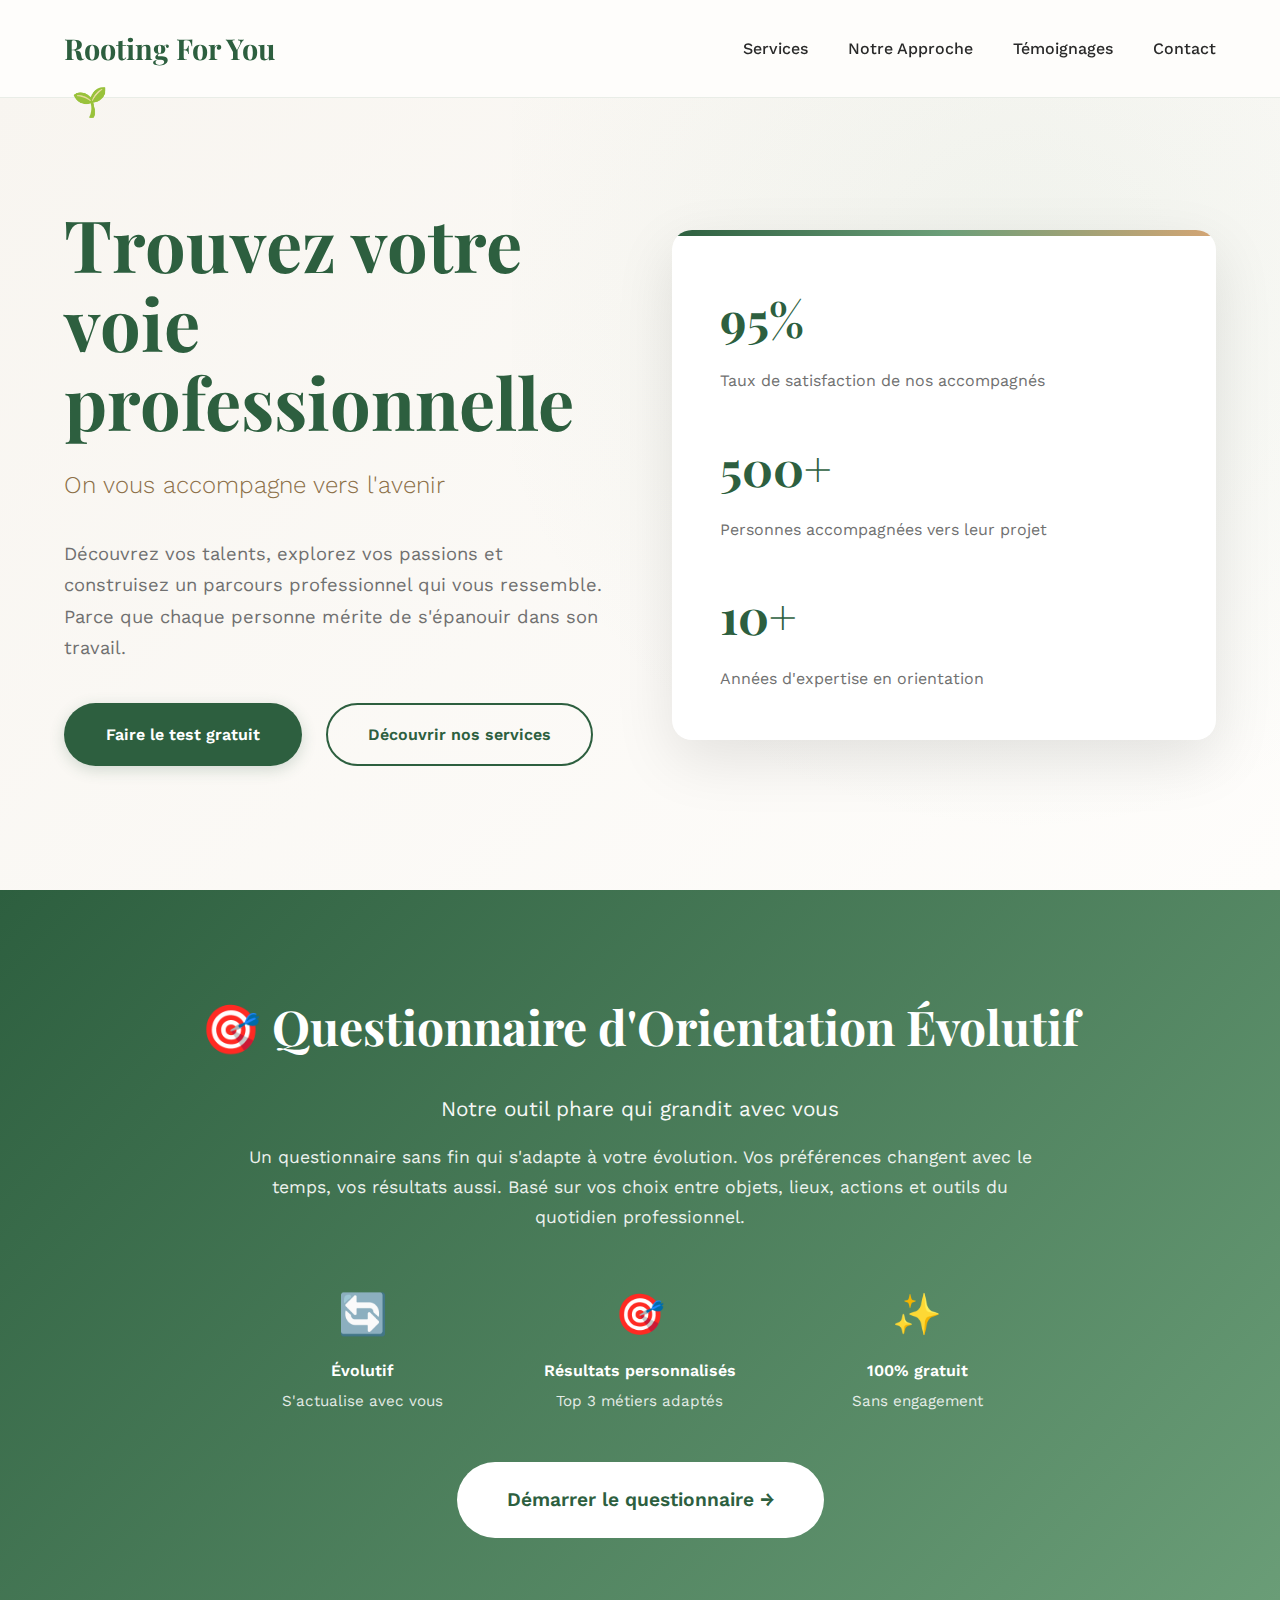
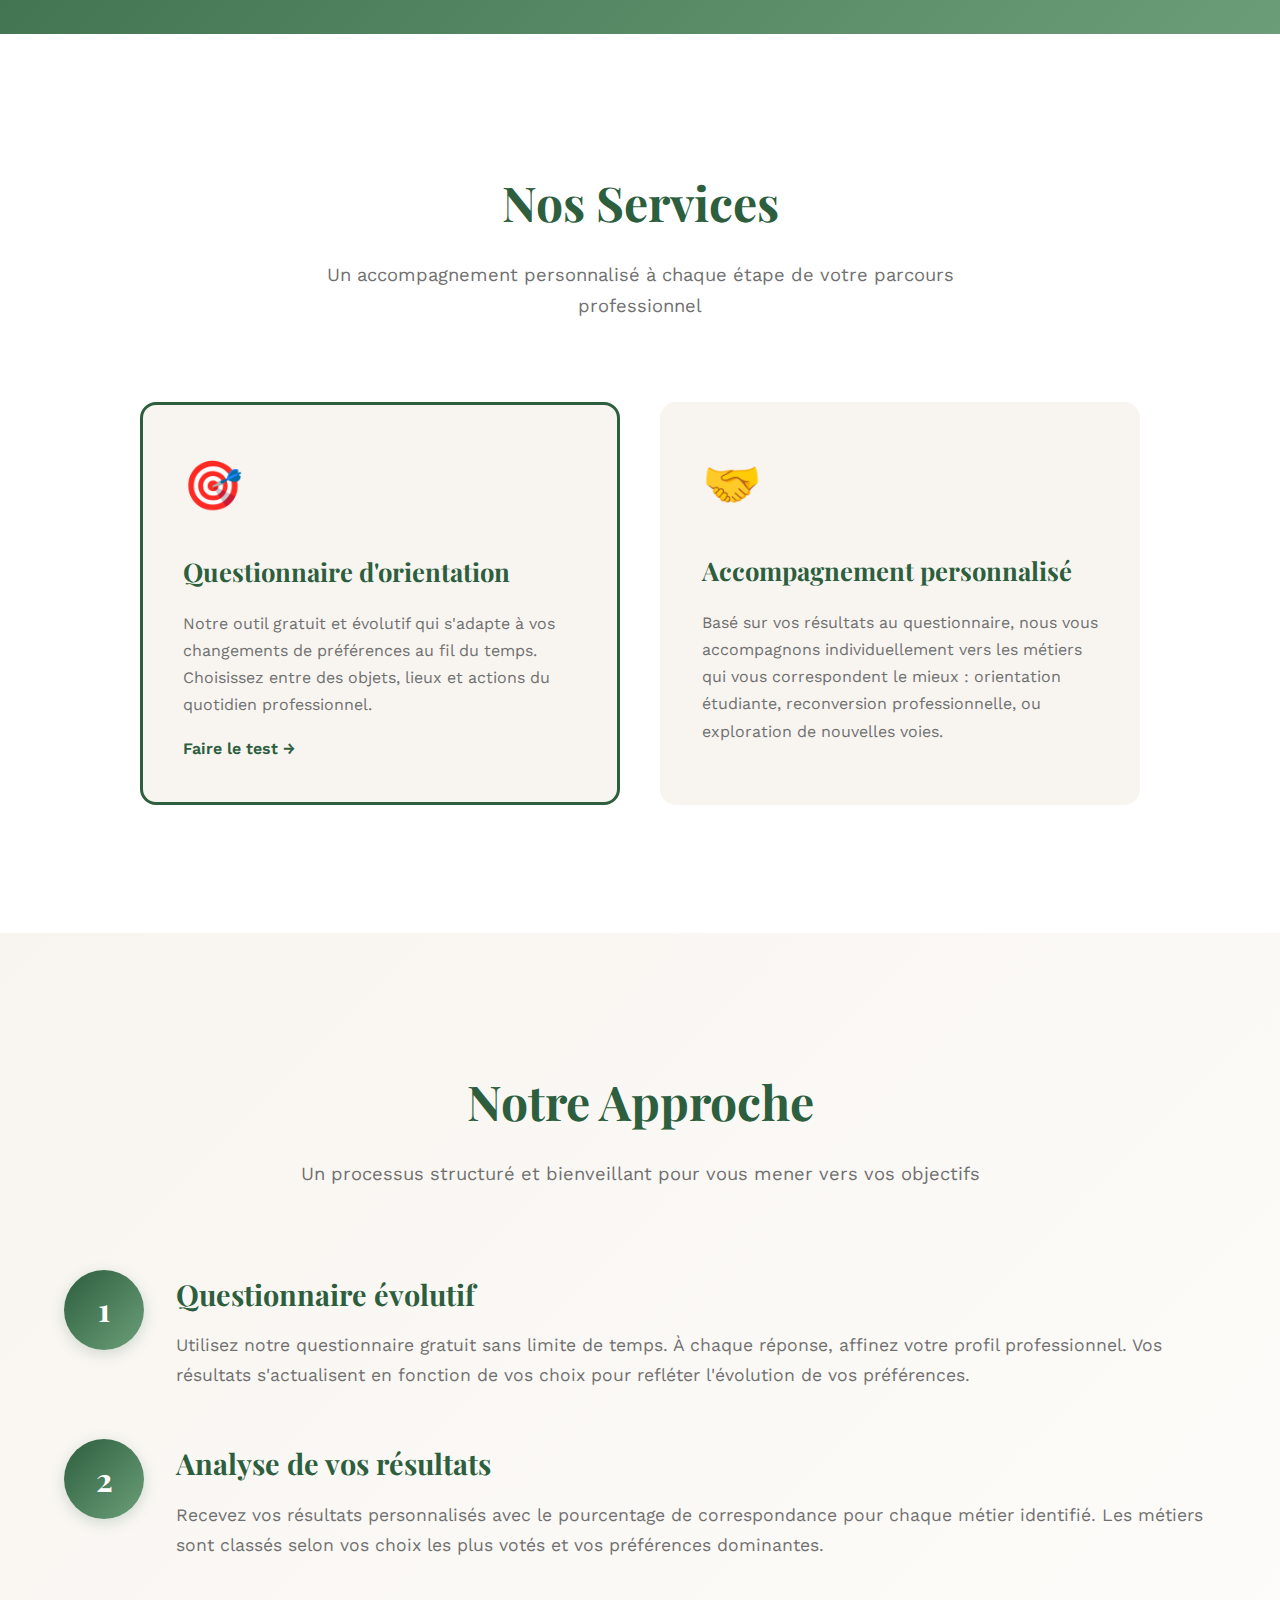
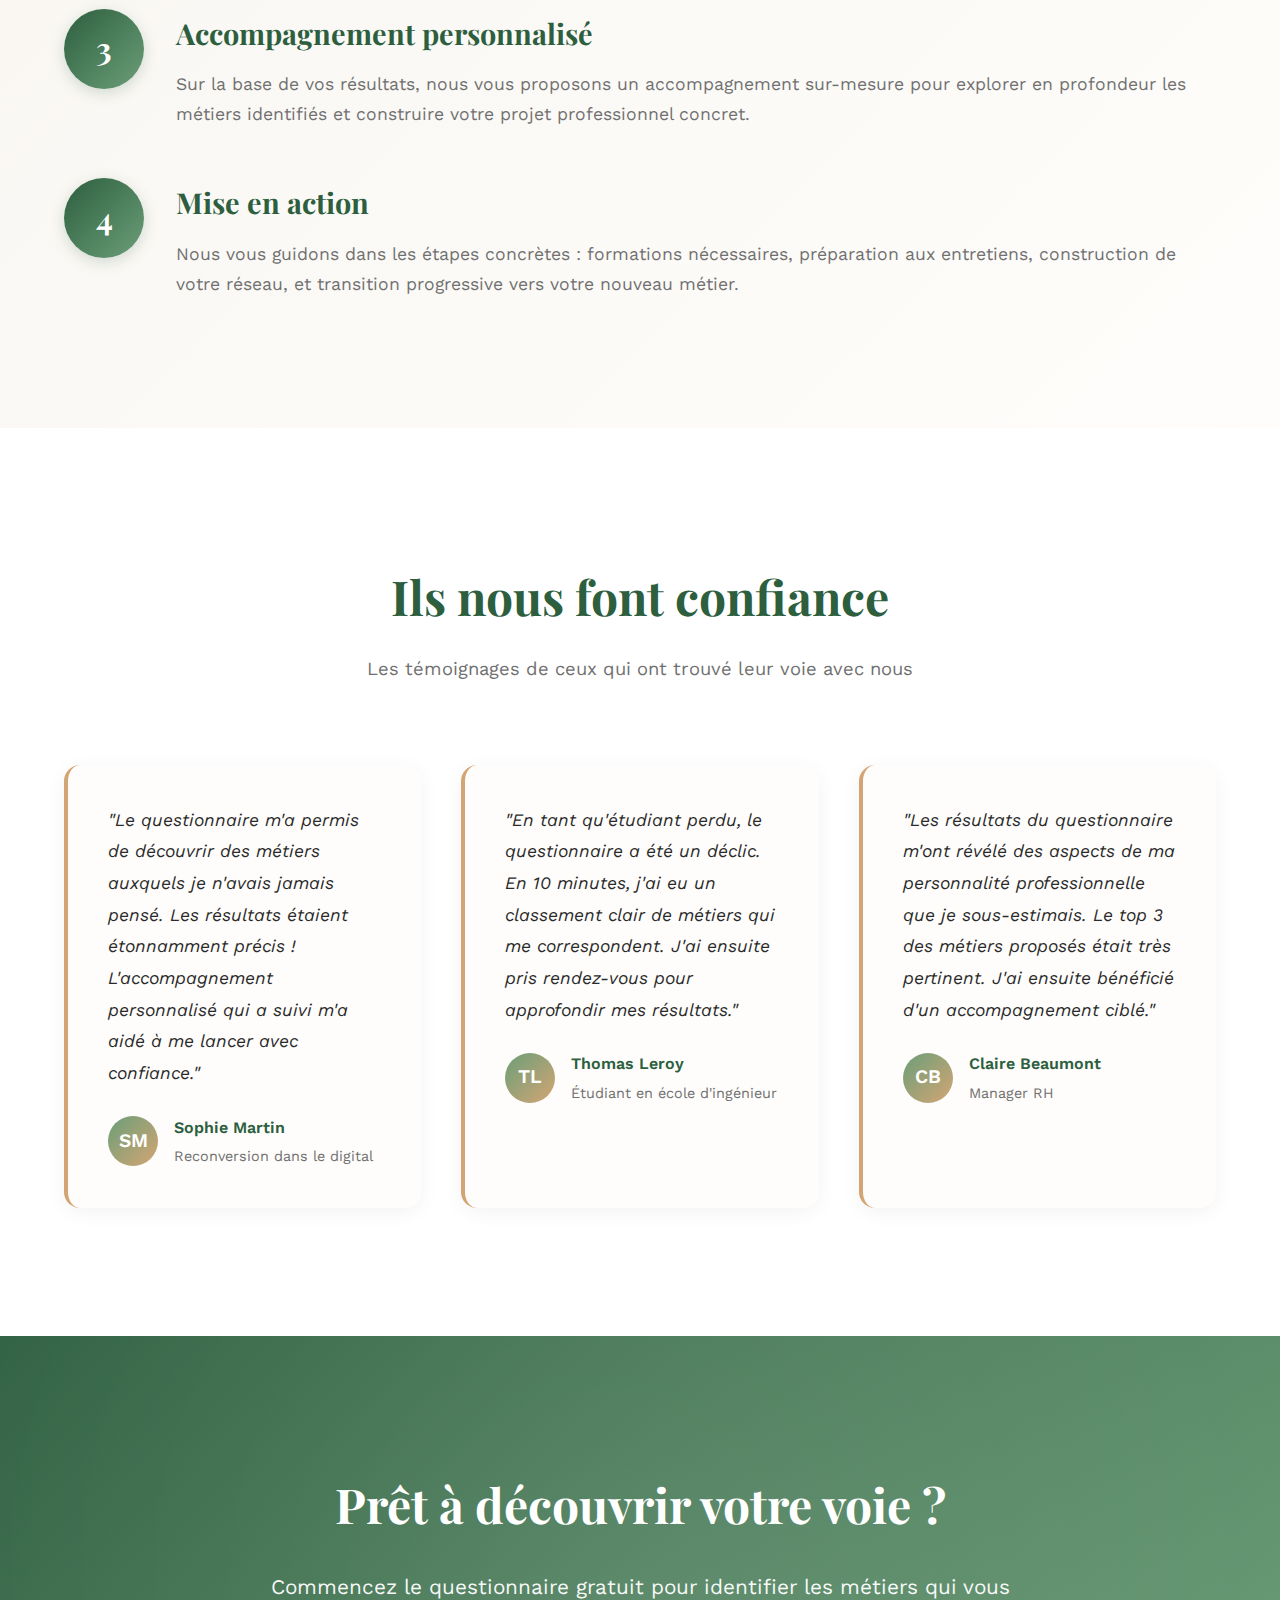
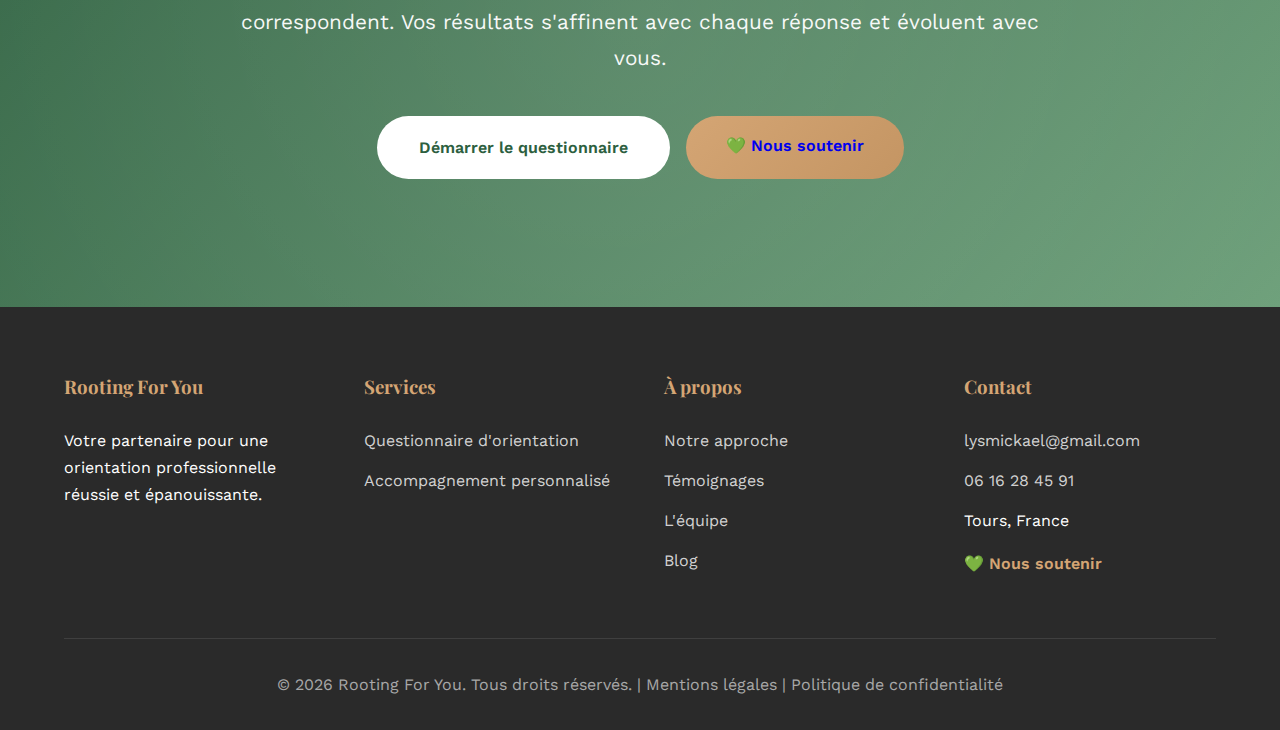
<file: rooting-for-you.html>
<!DOCTYPE html>
<html lang="fr">
<head>
    <meta charset="UTF-8">
    <meta name="viewport" content="width=device-width, initial-scale=1.0">
    <title>Rooting For You - Orientation Professionnelle</title>
    <link href="https://fonts.googleapis.com/css2?family=Playfair+Display:wght@400;600;700&family=Work+Sans:wght@300;400;500;600&display=swap" rel="stylesheet">
    <style>
        :root {
            --primary-green: #2d5f3f;
            --light-green: #6b9e78;
            --accent-gold: #d4a574;
            --earth-brown: #8b6f47;
            --cream: #f8f5f0;
            --warm-white: #fefdfb;
            --dark-text: #2a2a2a;
            --soft-gray: #707070;
        }

        * {
            margin: 0;
            padding: 0;
            box-sizing: border-box;
        }

        body {
            font-family: 'Work Sans', sans-serif;
            color: var(--dark-text);
            background-color: var(--warm-white);
            line-height: 1.7;
            overflow-x: hidden;
        }

        /* Navigation */
        nav {
            position: fixed;
            top: 0;
            width: 100%;
            background: rgba(254, 253, 251, 0.95);
            backdrop-filter: blur(10px);
            z-index: 1000;
            padding: 1.5rem 5%;
            border-bottom: 1px solid rgba(45, 95, 63, 0.1);
            animation: slideDown 0.6s ease-out;
        }

        @keyframes slideDown {
            from {
                transform: translateY(-100%);
                opacity: 0;
            }
            to {
                transform: translateY(0);
                opacity: 1;
            }
        }

        nav .container {
            max-width: 1400px;
            margin: 0 auto;
            display: flex;
            justify-content: space-between;
            align-items: center;
        }

        .logo {
            font-family: 'Playfair Display', serif;
            font-size: 1.8rem;
            font-weight: 700;
            color: var(--primary-green);
            text-decoration: none;
            position: relative;
        }

        .logo::after {
            content: '🌱';
            margin-left: 0.5rem;
            display: inline-block;
            animation: grow 2s ease-in-out infinite;
        }

        @keyframes grow {
            0%, 100% { transform: scale(1); }
            50% { transform: scale(1.15); }
        }

        nav ul {
            list-style: none;
            display: flex;
            gap: 2.5rem;
        }

        nav a {
            color: var(--dark-text);
            text-decoration: none;
            font-weight: 500;
            transition: color 0.3s ease;
            position: relative;
        }

        nav a:hover {
            color: var(--primary-green);
        }

        nav a::after {
            content: '';
            position: absolute;
            bottom: -5px;
            left: 0;
            width: 0;
            height: 2px;
            background: var(--light-green);
            transition: width 0.3s ease;
        }

        nav a:hover::after {
            width: 100%;
        }

        /* Hero Section */
        .hero {
            margin-top: 80px;
            min-height: 90vh;
            display: flex;
            align-items: center;
            position: relative;
            background: linear-gradient(135deg, var(--cream) 0%, var(--warm-white) 100%);
            overflow: hidden;
        }

        .hero::before {
            content: '';
            position: absolute;
            top: -50%;
            right: -20%;
            width: 80%;
            height: 150%;
            background: radial-gradient(circle, rgba(107, 158, 120, 0.08) 0%, transparent 70%);
            animation: float 20s ease-in-out infinite;
        }

        @keyframes float {
            0%, 100% { transform: translate(0, 0) rotate(0deg); }
            33% { transform: translate(30px, -30px) rotate(5deg); }
            66% { transform: translate(-20px, 20px) rotate(-5deg); }
        }

        .hero-content {
            max-width: 1400px;
            margin: 0 auto;
            padding: 0 5%;
            display: grid;
            grid-template-columns: 1fr 1fr;
            gap: 4rem;
            align-items: center;
            position: relative;
            z-index: 1;
        }

        .hero-text h1 {
            font-family: 'Playfair Display', serif;
            font-size: 4.5rem;
            font-weight: 700;
            color: var(--primary-green);
            line-height: 1.1;
            margin-bottom: 1.5rem;
            animation: fadeInUp 0.8s ease-out 0.2s both;
        }

        .hero-text .subtitle {
            font-size: 1.5rem;
            color: var(--earth-brown);
            margin-bottom: 2rem;
            font-weight: 300;
            animation: fadeInUp 0.8s ease-out 0.4s both;
        }

        .hero-text p {
            font-size: 1.15rem;
            color: var(--soft-gray);
            margin-bottom: 2.5rem;
            max-width: 540px;
            animation: fadeInUp 0.8s ease-out 0.6s both;
        }

        @keyframes fadeInUp {
            from {
                opacity: 0;
                transform: translateY(30px);
            }
            to {
                opacity: 1;
                transform: translateY(0);
            }
        }

        .cta-buttons {
            display: flex;
            gap: 1.5rem;
            animation: fadeInUp 0.8s ease-out 0.8s both;
        }

        .btn {
            padding: 1rem 2.5rem;
            border-radius: 50px;
            text-decoration: none;
            font-weight: 600;
            font-size: 1rem;
            transition: all 0.3s ease;
            display: inline-block;
            border: 2px solid transparent;
        }

        .btn-primary {
            background: var(--primary-green);
            color: white;
            box-shadow: 0 4px 15px rgba(45, 95, 63, 0.2);
        }

        .btn-primary:hover {
            background: var(--light-green);
            transform: translateY(-2px);
            box-shadow: 0 6px 20px rgba(45, 95, 63, 0.3);
        }

        .btn-secondary {
            background: transparent;
            color: var(--primary-green);
            border-color: var(--primary-green);
        }

        .btn-secondary:hover {
            background: var(--primary-green);
            color: white;
            transform: translateY(-2px);
        }

        .hero-visual {
            position: relative;
            animation: fadeIn 1s ease-out 0.4s both;
        }

        @keyframes fadeIn {
            from { opacity: 0; }
            to { opacity: 1; }
        }

        .visual-card {
            background: white;
            border-radius: 20px;
            padding: 3rem;
            box-shadow: 0 20px 60px rgba(0, 0, 0, 0.1);
            position: relative;
            overflow: hidden;
        }

        .visual-card::before {
            content: '';
            position: absolute;
            top: 0;
            left: 0;
            right: 0;
            height: 6px;
            background: linear-gradient(90deg, var(--primary-green), var(--light-green), var(--accent-gold));
        }

        .stat-item {
            margin-bottom: 2rem;
        }

        .stat-item:last-child {
            margin-bottom: 0;
        }

        .stat-number {
            font-family: 'Playfair Display', serif;
            font-size: 3rem;
            font-weight: 700;
            color: var(--primary-green);
            margin-bottom: 0.5rem;
            display: block;
        }

        .stat-label {
            color: var(--soft-gray);
            font-size: 1rem;
        }

        /* Services Section */
        .services {
            padding: 8rem 5%;
            background: white;
        }

        .section-header {
            text-align: center;
            max-width: 700px;
            margin: 0 auto 5rem;
        }

        .section-header h2 {
            font-family: 'Playfair Display', serif;
            font-size: 3rem;
            color: var(--primary-green);
            margin-bottom: 1rem;
        }

        .section-header p {
            color: var(--soft-gray);
            font-size: 1.15rem;
        }

        .services-grid {
            max-width: 1000px;
            margin: 0 auto;
            display: grid;
            grid-template-columns: repeat(auto-fit, minmax(400px, 1fr));
            gap: 2.5rem;
        }

        .service-card {
            background: var(--cream);
            border-radius: 16px;
            padding: 2.5rem;
            transition: all 0.4s ease;
            border: 2px solid transparent;
            position: relative;
            overflow: hidden;
        }

        .service-card::before {
            content: '';
            position: absolute;
            top: 0;
            left: 0;
            width: 100%;
            height: 100%;
            background: linear-gradient(135deg, rgba(107, 158, 120, 0.05) 0%, transparent 100%);
            opacity: 0;
            transition: opacity 0.4s ease;
        }

        .service-card:hover {
            transform: translateY(-8px);
            border-color: var(--light-green);
            box-shadow: 0 15px 40px rgba(45, 95, 63, 0.15);
        }

        .service-card:hover::before {
            opacity: 1;
        }

        .service-icon {
            font-size: 3rem;
            margin-bottom: 1.5rem;
            display: block;
        }

        .service-card h3 {
            font-family: 'Playfair Display', serif;
            font-size: 1.6rem;
            color: var(--primary-green);
            margin-bottom: 1rem;
        }

        .service-card p {
            color: var(--soft-gray);
            line-height: 1.7;
        }

        /* Process Section */
        .process {
            padding: 8rem 5%;
            background: linear-gradient(135deg, var(--cream) 0%, var(--warm-white) 100%);
        }

        .process-steps {
            max-width: 1200px;
            margin: 0 auto;
            display: grid;
            gap: 3rem;
        }

        .step {
            display: grid;
            grid-template-columns: auto 1fr;
            gap: 2rem;
            align-items: start;
        }

        .step-number {
            width: 80px;
            height: 80px;
            border-radius: 50%;
            background: linear-gradient(135deg, var(--primary-green), var(--light-green));
            color: white;
            display: flex;
            align-items: center;
            justify-content: center;
            font-family: 'Playfair Display', serif;
            font-size: 2rem;
            font-weight: 700;
            flex-shrink: 0;
            box-shadow: 0 4px 15px rgba(45, 95, 63, 0.2);
        }

        .step-content h3 {
            font-family: 'Playfair Display', serif;
            font-size: 1.8rem;
            color: var(--primary-green);
            margin-bottom: 0.8rem;
        }

        .step-content p {
            color: var(--soft-gray);
            font-size: 1.1rem;
        }

        /* Testimonials */
        .testimonials {
            padding: 8rem 5%;
            background: white;
        }

        .testimonials-grid {
            max-width: 1400px;
            margin: 0 auto;
            display: grid;
            grid-template-columns: repeat(auto-fit, minmax(350px, 1fr));
            gap: 2.5rem;
        }

        .testimonial-card {
            background: var(--warm-white);
            border-radius: 16px;
            padding: 2.5rem;
            border-left: 4px solid var(--accent-gold);
            box-shadow: 0 4px 20px rgba(0, 0, 0, 0.05);
        }

        .testimonial-text {
            font-size: 1.1rem;
            color: var(--dark-text);
            margin-bottom: 1.5rem;
            font-style: italic;
            line-height: 1.8;
        }

        .testimonial-author {
            display: flex;
            align-items: center;
            gap: 1rem;
        }

        .author-avatar {
            width: 50px;
            height: 50px;
            border-radius: 50%;
            background: linear-gradient(135deg, var(--light-green), var(--accent-gold));
            display: flex;
            align-items: center;
            justify-content: center;
            color: white;
            font-weight: 600;
            font-size: 1.2rem;
        }

        .author-info h4 {
            color: var(--primary-green);
            font-weight: 600;
            margin-bottom: 0.2rem;
        }

        .author-info p {
            color: var(--soft-gray);
            font-size: 0.9rem;
        }

        /* CTA Section */
        .cta-section {
            padding: 8rem 5%;
            background: linear-gradient(135deg, var(--primary-green) 0%, var(--light-green) 100%);
            color: white;
            text-align: center;
            position: relative;
            overflow: hidden;
        }

        .cta-section::before {
            content: '';
            position: absolute;
            top: -50%;
            left: -50%;
            width: 200%;
            height: 200%;
            background: radial-gradient(circle, rgba(255, 255, 255, 0.1) 0%, transparent 70%);
            animation: rotate 30s linear infinite;
        }

        @keyframes rotate {
            from { transform: rotate(0deg); }
            to { transform: rotate(360deg); }
        }

        .cta-content {
            position: relative;
            z-index: 1;
            max-width: 800px;
            margin: 0 auto;
        }

        .cta-content h2 {
            font-family: 'Playfair Display', serif;
            font-size: 3rem;
            margin-bottom: 1.5rem;
        }

        .cta-content p {
            font-size: 1.3rem;
            margin-bottom: 2.5rem;
            opacity: 0.95;
        }

        .btn-light {
            background: white;
            color: var(--primary-green);
        }

        .btn-light:hover {
            background: var(--cream);
            transform: translateY(-2px);
            box-shadow: 0 8px 25px rgba(0, 0, 0, 0.2);
        }

        /* Footer */
        footer {
            background: var(--dark-text);
            color: white;
            padding: 4rem 5% 2rem;
        }

        .footer-content {
            max-width: 1400px;
            margin: 0 auto;
            display: grid;
            grid-template-columns: repeat(auto-fit, minmax(250px, 1fr));
            gap: 3rem;
            margin-bottom: 3rem;
        }

        .footer-section h3 {
            font-family: 'Playfair Display', serif;
            margin-bottom: 1.5rem;
            color: var(--accent-gold);
        }

        .footer-section ul {
            list-style: none;
        }

        .footer-section ul li {
            margin-bottom: 0.8rem;
        }

        .footer-section a {
            color: rgba(255, 255, 255, 0.8);
            text-decoration: none;
            transition: color 0.3s ease;
        }

        .footer-section a:hover {
            color: var(--accent-gold);
        }

        .footer-bottom {
            text-align: center;
            padding-top: 2rem;
            border-top: 1px solid rgba(255, 255, 255, 0.1);
            color: rgba(255, 255, 255, 0.6);
        }

        /* Responsive */
        @media (max-width: 968px) {
            .hero-content {
                grid-template-columns: 1fr;
                gap: 3rem;
            }

            .hero-text h1 {
                font-size: 3rem;
            }

            nav ul {
                gap: 1.5rem;
            }

            .section-header h2 {
                font-size: 2.5rem;
            }
        }

        @media (max-width: 640px) {
            .hero-text h1 {
                font-size: 2.5rem;
            }

            .cta-buttons {
                flex-direction: column;
            }

            .step {
                grid-template-columns: 1fr;
            }

            .step-number {
                width: 60px;
                height: 60px;
                font-size: 1.5rem;
            }
        }
    </style>
</head>
<body>
    <!-- Navigation -->
    <nav>
        <div class="container">
            <a href="#" class="logo">Rooting For You</a>
            <ul>
                <li><a href="#services">Services</a></li>
                <li><a href="#process">Notre Approche</a></li>
                <li><a href="#temoignages">Témoignages</a></li>
                <li><a href="#contact">Contact</a></li>
            </ul>
        </div>
    </nav>

    <!-- Hero Section -->
    <section class="hero">
        <div class="hero-content">
            <div class="hero-text">
                <h1>Trouvez votre voie professionnelle</h1>
                <p class="subtitle">On vous accompagne vers l'avenir</p>
                <p>Découvrez vos talents, explorez vos passions et construisez un parcours professionnel qui vous ressemble. Parce que chaque personne mérite de s'épanouir dans son travail.</p>
                <div class="cta-buttons">
                    <a href="questionnaire.html" class="btn btn-primary">Faire le test gratuit</a>
                    <a href="#services" class="btn btn-secondary">Découvrir nos services</a>
                </div>
            </div>
            <div class="hero-visual">
                <div class="visual-card">
                    <div class="stat-item">
                        <span class="stat-number">95%</span>
                        <p class="stat-label">Taux de satisfaction de nos accompagnés</p>
                    </div>
                    <div class="stat-item">
                        <span class="stat-number">500+</span>
                        <p class="stat-label">Personnes accompagnées vers leur projet</p>
                    </div>
                    <div class="stat-item">
                        <span class="stat-number">10+</span>
                        <p class="stat-label">Années d'expertise en orientation</p>
                    </div>
                </div>
            </div>
        </div>
    </section>

    <!-- Questionnaire Feature Section -->
    <section style="padding: 6rem 5%; background: linear-gradient(135deg, var(--primary-green) 0%, var(--light-green) 100%); color: white;">
        <div style="max-width: 1200px; margin: 0 auto; text-align: center;">
            <h2 style="font-family: 'Playfair Display', serif; font-size: 3rem; margin-bottom: 1.5rem;">🎯 Questionnaire d'Orientation Évolutif</h2>
            <p style="font-size: 1.3rem; margin-bottom: 1rem; opacity: 0.95; max-width: 700px; margin-left: auto; margin-right: auto;">Notre outil phare qui grandit avec vous</p>
            <p style="font-size: 1.1rem; margin-bottom: 3rem; opacity: 0.9; max-width: 800px; margin-left: auto; margin-right: auto;">Un questionnaire sans fin qui s'adapte à votre évolution. Vos préférences changent avec le temps, vos résultats aussi. Basé sur vos choix entre objets, lieux, actions et outils du quotidien professionnel.</p>
            <div style="display: grid; grid-template-columns: repeat(auto-fit, minmax(200px, 1fr)); gap: 2rem; max-width: 800px; margin: 0 auto 3rem;">
                <div>
                    <div style="font-size: 2.5rem; margin-bottom: 0.5rem;">🔄</div>
                    <p style="font-weight: 600; margin-bottom: 0.3rem;">Évolutif</p>
                    <p style="opacity: 0.85; font-size: 0.95rem;">S'actualise avec vous</p>
                </div>
                <div>
                    <div style="font-size: 2.5rem; margin-bottom: 0.5rem;">🎯</div>
                    <p style="font-weight: 600; margin-bottom: 0.3rem;">Résultats personnalisés</p>
                    <p style="opacity: 0.85; font-size: 0.95rem;">Top 3 métiers adaptés</p>
                </div>
                <div>
                    <div style="font-size: 2.5rem; margin-bottom: 0.5rem;">✨</div>
                    <p style="font-weight: 600; margin-bottom: 0.3rem;">100% gratuit</p>
                    <p style="opacity: 0.85; font-size: 0.95rem;">Sans engagement</p>
                </div>
            </div>
            <a href="questionnaire.html" class="btn" style="background: white; color: var(--primary-green); padding: 1.2rem 3rem; font-size: 1.2rem;">Démarrer le questionnaire →</a>
        </div>
    </section>

    <!-- Services Section -->
    <section id="services" class="services">
        <div class="section-header">
            <h2>Nos Services</h2>
            <p>Un accompagnement personnalisé à chaque étape de votre parcours professionnel</p>
        </div>
        <div class="services-grid">
            <div class="service-card" style="border: 3px solid var(--primary-green);">
                <span class="service-icon">🎯</span>
                <h3>Questionnaire d'orientation</h3>
                <p>Notre outil gratuit et évolutif qui s'adapte à vos changements de préférences au fil du temps. Choisissez entre des objets, lieux et actions du quotidien professionnel.</p>
                <a href="questionnaire.html" style="display: inline-block; margin-top: 1rem; color: var(--primary-green); font-weight: 600; text-decoration: none;">Faire le test →</a>
            </div>
            <div class="service-card">
                <span class="service-icon">🤝</span>
                <h3>Accompagnement personnalisé</h3>
                <p>Basé sur vos résultats au questionnaire, nous vous accompagnons individuellement vers les métiers qui vous correspondent le mieux : orientation étudiante, reconversion professionnelle, ou exploration de nouvelles voies.</p>
            </div>
        </div>
    </section>

    <!-- Process Section -->
    <section id="process" class="process">
        <div class="section-header">
            <h2>Notre Approche</h2>
            <p>Un processus structuré et bienveillant pour vous mener vers vos objectifs</p>
        </div>
        <div class="process-steps">
            <div class="step">
                <div class="step-number">1</div>
                <div class="step-content">
                    <h3>Questionnaire évolutif</h3>
                    <p>Utilisez notre questionnaire gratuit sans limite de temps. À chaque réponse, affinez votre profil professionnel. Vos résultats s'actualisent en fonction de vos choix pour refléter l'évolution de vos préférences.</p>
                </div>
            </div>
            <div class="step">
                <div class="step-number">2</div>
                <div class="step-content">
                    <h3>Analyse de vos résultats</h3>
                    <p>Recevez vos résultats personnalisés avec le pourcentage de correspondance pour chaque métier identifié. Les métiers sont classés selon vos choix les plus votés et vos préférences dominantes.</p>
                </div>
            </div>
            <div class="step">
                <div class="step-number">3</div>
                <div class="step-content">
                    <h3>Accompagnement personnalisé</h3>
                    <p>Sur la base de vos résultats, nous vous proposons un accompagnement sur-mesure pour explorer en profondeur les métiers identifiés et construire votre projet professionnel concret.</p>
                </div>
            </div>
            <div class="step">
                <div class="step-number">4</div>
                <div class="step-content">
                    <h3>Mise en action</h3>
                    <p>Nous vous guidons dans les étapes concrètes : formations nécessaires, préparation aux entretiens, construction de votre réseau, et transition progressive vers votre nouveau métier.</p>
                </div>
            </div>
        </div>
    </section>

    <!-- Testimonials -->
    <section id="temoignages" class="testimonials">
        <div class="section-header">
            <h2>Ils nous font confiance</h2>
            <p>Les témoignages de ceux qui ont trouvé leur voie avec nous</p>
        </div>
        <div class="testimonials-grid">
            <div class="testimonial-card">
                <p class="testimonial-text">"Le questionnaire m'a permis de découvrir des métiers auxquels je n'avais jamais pensé. Les résultats étaient étonnamment précis ! L'accompagnement personnalisé qui a suivi m'a aidé à me lancer avec confiance."</p>
                <div class="testimonial-author">
                    <div class="author-avatar">SM</div>
                    <div class="author-info">
                        <h4>Sophie Martin</h4>
                        <p>Reconversion dans le digital</p>
                    </div>
                </div>
            </div>
            <div class="testimonial-card">
                <p class="testimonial-text">"En tant qu'étudiant perdu, le questionnaire a été un déclic. En 10 minutes, j'ai eu un classement clair de métiers qui me correspondent. J'ai ensuite pris rendez-vous pour approfondir mes résultats."</p>
                <div class="testimonial-author">
                    <div class="author-avatar">TL</div>
                    <div class="author-info">
                        <h4>Thomas Leroy</h4>
                        <p>Étudiant en école d'ingénieur</p>
                    </div>
                </div>
            </div>
            <div class="testimonial-card">
                <p class="testimonial-text">"Les résultats du questionnaire m'ont révélé des aspects de ma personnalité professionnelle que je sous-estimais. Le top 3 des métiers proposés était très pertinent. J'ai ensuite bénéficié d'un accompagnement ciblé."</p>
                <div class="testimonial-author">
                    <div class="author-avatar">CB</div>
                    <div class="author-info">
                        <h4>Claire Beaumont</h4>
                        <p>Manager RH</p>
                    </div>
                </div>
            </div>
        </div>
    </section>

    <!-- CTA Section -->
    <section id="contact" class="cta-section">
        <div class="cta-content">
            <h2>Prêt à découvrir votre voie ?</h2>
            <p>Commencez le questionnaire gratuit pour identifier les métiers qui vous correspondent. Vos résultats s'affinent avec chaque réponse et évoluent avec vous.</p>
            <div style="display: flex; gap: 1rem; justify-content: center; flex-wrap: wrap; margin-top: 2rem;">
                <a href="questionnaire.html" class="btn btn-light">Démarrer le questionnaire</a>
                <a href="nous-soutenir.html" class="btn" style="background: linear-gradient(135deg, #d4a574, #c49563); border: none;">💚 Nous soutenir</a>
            </div>
        </div>
    </section>

    <!-- Footer -->
    <footer>
        <div class="footer-content">
            <div class="footer-section">
                <h3>Rooting For You</h3>
                <p>Votre partenaire pour une orientation professionnelle réussie et épanouissante.</p>
            </div>
            <div class="footer-section">
                <h3>Services</h3>
                <ul>
                    <li><a href="questionnaire.html">Questionnaire d'orientation</a></li>
                    <li><a href="#services">Accompagnement personnalisé</a></li>
                </ul>
            </div>
            <div class="footer-section">
                <h3>À propos</h3>
                <ul>
                    <li><a href="#process">Notre approche</a></li>
                    <li><a href="#temoignages">Témoignages</a></li>
                    <li><a href="#">L'équipe</a></li>
                    <li><a href="#">Blog</a></li>
                </ul>
            </div>
            <div class="footer-section">
                <h3>Contact</h3>
                <ul>
                    <li><a href="mailto:lysmickael@gmail.com">lysmickael@gmail.com</a></li>
                    <li><a href="tel:+33616284591">06 16 28 45 91</a></li>
                    <li>Tours, France</li>
                    <li style="margin-top: 1rem;"><a href="nous-soutenir.html" style="color: #d4a574; font-weight: 600;">💚 Nous soutenir</a></li>
                </ul>
            </div>
        </div>
        <div class="footer-bottom">
            <p>&copy; 2026 Rooting For You. Tous droits réservés. | Mentions légales | Politique de confidentialité</p>
        </div>
    </footer>

    <script>
        // Smooth scroll for navigation links
        document.querySelectorAll('a[href^="#"]').forEach(anchor => {
            anchor.addEventListener('click', function (e) {
                e.preventDefault();
                const target = document.querySelector(this.getAttribute('href'));
                if (target) {
                    target.scrollIntoView({
                        behavior: 'smooth',
                        block: 'start'
                    });
                }
            });
        });

        // Add scroll animation for service cards
        const observerOptions = {
            threshold: 0.1,
            rootMargin: '0px 0px -50px 0px'
        };

        const observer = new IntersectionObserver((entries) => {
            entries.forEach((entry, index) => {
                if (entry.isIntersecting) {
                    entry.target.style.opacity = '0';
                    entry.target.style.transform = 'translateY(20px)';
                    setTimeout(() => {
                        entry.target.style.transition = 'all 0.6s ease';
                        entry.target.style.opacity = '1';
                        entry.target.style.transform = 'translateY(0)';
                    }, index * 100);
                    observer.unobserve(entry.target);
                }
            });
        }, observerOptions);

        document.querySelectorAll('.service-card, .testimonial-card, .step').forEach(el => {
            observer.observe(el);
        });
    </script>
</body>
</html>
</file>
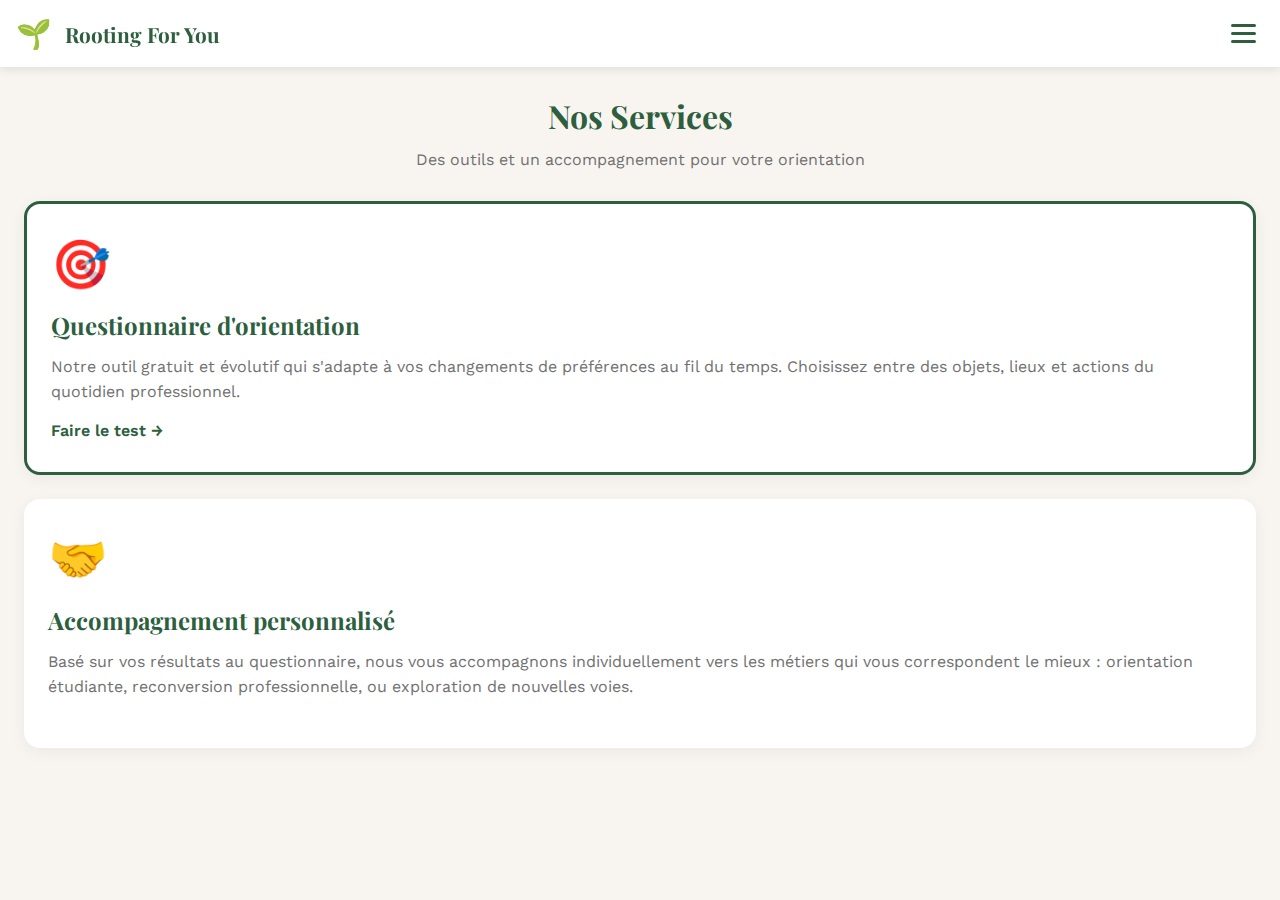
<file: services.html>
<!DOCTYPE html>
<html lang="fr">
<head>
    <meta charset="UTF-8">
    <meta name="viewport" content="width=device-width, initial-scale=1.0, maximum-scale=1.0, user-scalable=no">
    <title>Nos Services - Rooting For You</title>
    <link href="https://fonts.googleapis.com/css2?family=Playfair+Display:wght@400;600;700&family=Work+Sans:wght@300;400;500;600;700&display=swap" rel="stylesheet">
    <style>
        :root {
            --primary-green: #2d5f3f;
            --light-green: #6b9e78;
            --accent-gold: #d4a574;
            --cream: #f8f5f0;
            --dark-text: #2a2a2a;
            --soft-gray: #707070;
        }

        * {
            margin: 0;
            padding: 0;
            box-sizing: border-box;
        }

        body {
            font-family: 'Work Sans', sans-serif;
            color: var(--dark-text);
            background: var(--cream);
            padding-top: 70px;
            padding-bottom: 20px;
            overflow-x: hidden;
        }

        .header {
            position: fixed;
            top: 0;
            left: 0;
            right: 0;
            background: white;
            padding: 1rem;
            box-shadow: 0 2px 10px rgba(0,0,0,0.1);
            z-index: 1000;
            display: flex;
            align-items: center;
            justify-content: space-between;
        }

        .logo-container {
            display: flex;
            align-items: center;
            gap: 0.8rem;
        }

        .logo-icon { font-size: 1.8rem; }
        
        .logo-text {
            font-family: 'Playfair Display', serif;
            font-size: 1.3rem;
            font-weight: 700;
            color: var(--primary-green);
        }

        .burger-menu {
            background: none;
            border: none;
            cursor: pointer;
            padding: 0.5rem;
            display: flex;
            flex-direction: column;
            gap: 5px;
        }

        .burger-menu span {
            width: 25px;
            height: 3px;
            background: var(--primary-green);
            border-radius: 3px;
            transition: all 0.3s ease;
        }

        .burger-menu.active span:nth-child(1) {
            transform: rotate(45deg) translate(7px, 7px);
        }

        .burger-menu.active span:nth-child(2) {
            opacity: 0;
        }

        .burger-menu.active span:nth-child(3) {
            transform: rotate(-45deg) translate(7px, -7px);
        }

        .side-menu {
            position: fixed;
            top: 70px;
            right: -300px;
            width: 280px;
            height: calc(100vh - 70px);
            background: white;
            box-shadow: -2px 0 10px rgba(0,0,0,0.1);
            z-index: 999;
            transition: right 0.3s ease;
            overflow-y: auto;
        }

        .side-menu.active {
            right: 0;
        }

        .menu-overlay {
            position: fixed;
            top: 70px;
            left: 0;
            right: 0;
            bottom: 0;
            background: rgba(0,0,0,0.5);
            z-index: 998;
            display: none;
        }

        .menu-overlay.active {
            display: block;
        }

        .side-menu a {
            display: flex;
            align-items: center;
            gap: 1rem;
            padding: 1.2rem 1.5rem;
            text-decoration: none;
            color: var(--dark-text);
            border-bottom: 1px solid #f0f0f0;
            transition: background 0.2s;
        }

        .side-menu a:active {
            background: var(--cream);
        }

        .side-menu a .menu-icon {
            font-size: 1.5rem;
            width: 30px;
        }

        .container {
            width: 100%;
            padding: 1.5rem;
        }

        .page-title {
            font-family: 'Playfair Display', serif;
            font-size: 2rem;
            color: var(--primary-green);
            margin-bottom: 0.8rem;
            text-align: center;
        }

        .page-subtitle {
            text-align: center;
            color: var(--soft-gray);
            margin-bottom: 2rem;
        }

        .service-card {
            background: white;
            border-radius: 16px;
            padding: 2rem 1.5rem;
            margin-bottom: 1.5rem;
            box-shadow: 0 4px 15px rgba(0,0,0,0.05);
            text-decoration: none;
            color: inherit;
            display: block;
            transition: all 0.3s ease;
        }

        .service-card.clickable:active {
            transform: scale(0.98);
            box-shadow: 0 6px 20px rgba(45, 95, 63, 0.15);
        }

        .service-card.featured {
            border: 3px solid var(--primary-green);
        }

        .service-icon {
            font-size: 3rem;
            display: block;
            margin-bottom: 1rem;
        }

        .service-card h3 {
            font-family: 'Playfair Display', serif;
            font-size: 1.5rem;
            color: var(--primary-green);
            margin-bottom: 0.8rem;
        }

        .service-card p {
            line-height: 1.6;
            color: var(--soft-gray);
            margin-bottom: 1rem;
        }

        .service-link {
            color: var(--primary-green);
            font-weight: 600;
            display: inline-flex;
            align-items: center;
            gap: 0.5rem;
        }




    </style>
    <script async src="https://pagead2.googlesyndication.com/pagead/js/adsbygoogle.js?client=ca-pub-7955446846545566" crossorigin="anonymous"></script>
</head>
<body>
    <div class="header">
        <div class="logo-container">
            <div class="logo-icon">🌱</div>
            <div class="logo-text">Rooting For You</div>
        </div>
        <button class="burger-menu" onclick="toggleMenu()">
            <span></span>
            <span></span>
            <span></span>
        </button>
    </div>

    <div class="menu-overlay" onclick="toggleMenu()"></div>
    <div class="side-menu">
        <a href="index.html"><span class="menu-icon">🏠</span> Accueil</a>
        <a href="services.html"><span class="menu-icon">🎯</span> Services</a>
        <a href="approche.html"><span class="menu-icon">📋</span> Approche</a>
        <a href="questionnaire.html"><span class="menu-icon">📝</span> Questionnaire</a>
        <a href="profil.html"><span class="menu-icon">👤</span> Mon profil</a>
        <a href="contact.html"><span class="menu-icon">📞</span> Contact</a>
        <a href="nous-soutenir.html"><span class="menu-icon">💚</span> Nous soutenir</a>
    </div>

    <div class="container">
        <h1 class="page-title">Nos Services</h1>
        <p class="page-subtitle">Des outils et un accompagnement pour votre orientation</p>

        <a href="questionnaire.html" class="service-card featured clickable">
            <span class="service-icon">🎯</span>
            <h3>Questionnaire d'orientation</h3>
            <p>Notre outil gratuit et évolutif qui s'adapte à vos changements de préférences au fil du temps. Choisissez entre des objets, lieux et actions du quotidien professionnel.</p>
            <span class="service-link">Faire le test →</span>
        </a>

        <div class="service-card">
            <span class="service-icon">🤝</span>
            <h3>Accompagnement personnalisé</h3>
            <p>Basé sur vos résultats au questionnaire, nous vous accompagnons individuellement vers les métiers qui vous correspondent le mieux : orientation étudiante, reconversion professionnelle, ou exploration de nouvelles voies.</p>
        </div>
    </div>


    <script>
        function toggleMenu() {
            const burger = document.querySelector('.burger-menu');
            const menu = document.querySelector('.side-menu');
            const overlay = document.querySelector('.menu-overlay');
            
            burger.classList.toggle('active');
            menu.classList.toggle('active');
            overlay.classList.toggle('active');
        }
    </script>
</body>
</html>
</file>
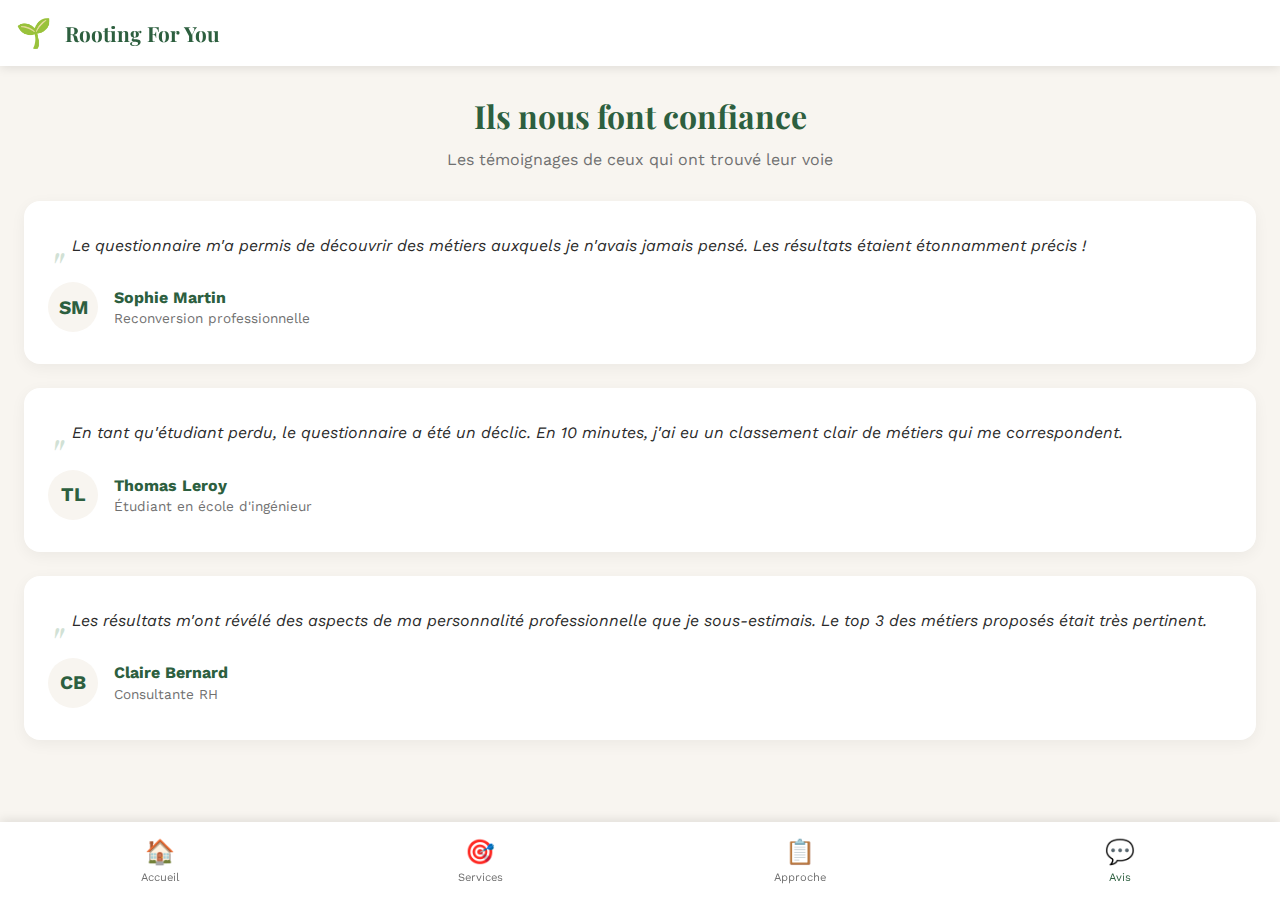
<file: temoignages.html>
<!DOCTYPE html>
<html lang="fr">
<head>
    <meta charset="UTF-8">
    <meta name="viewport" content="width=device-width, initial-scale=1.0, maximum-scale=1.0, user-scalable=no">
    <title>Témoignages - Rooting For You</title>
    <link href="https://fonts.googleapis.com/css2?family=Playfair+Display:wght@400;600;700&family=Work+Sans:wght@300;400;500;600;700&display=swap" rel="stylesheet">
    <style>
        :root {
            --primary-green: #2d5f3f;
            --light-green: #6b9e78;
            --accent-gold: #d4a574;
            --cream: #f8f5f0;
            --dark-text: #2a2a2a;
            --soft-gray: #707070;
        }

        * {
            margin: 0;
            padding: 0;
            box-sizing: border-box;
        }

        body {
            font-family: 'Work Sans', sans-serif;
            color: var(--dark-text);
            background: var(--cream);
            padding-top: 70px;
            padding-bottom: 80px;
        }

        .header {
            position: fixed;
            top: 0;
            left: 0;
            right: 0;
            background: white;
            padding: 1rem;
            box-shadow: 0 2px 10px rgba(0,0,0,0.1);
            z-index: 1000;
            display: flex;
            align-items: center;
            gap: 0.8rem;
        }

        .logo-icon { font-size: 1.8rem; }
        .logo-text {
            font-family: 'Playfair Display', serif;
            font-size: 1.3rem;
            font-weight: 700;
            color: var(--primary-green);
        }

        .container {
            width: 100%;
            padding: 1.5rem;
        }

        .page-title {
            font-family: 'Playfair Display', serif;
            font-size: 2rem;
            color: var(--primary-green);
            margin-bottom: 0.8rem;
            text-align: center;
        }

        .page-subtitle {
            text-align: center;
            color: var(--soft-gray);
            margin-bottom: 2rem;
        }

        .testimonial-card {
            background: white;
            border-radius: 16px;
            padding: 2rem 1.5rem;
            margin-bottom: 1.5rem;
            box-shadow: 0 4px 15px rgba(0,0,0,0.05);
        }

        .testimonial-text {
            font-style: italic;
            line-height: 1.6;
            color: var(--dark-text);
            margin-bottom: 1.5rem;
            position: relative;
            padding-left: 1.5rem;
        }

        .testimonial-text::before {
            content: '"';
            position: absolute;
            left: 0;
            top: -0.2rem;
            font-size: 3rem;
            color: var(--light-green);
            opacity: 0.3;
            font-family: 'Playfair Display', serif;
        }

        .author {
            display: flex;
            align-items: center;
            gap: 1rem;
        }

        .author-avatar {
            width: 50px;
            height: 50px;
            border-radius: 50%;
            background: var(--cream);
            display: flex;
            align-items: center;
            justify-content: center;
            font-weight: 700;
            color: var(--primary-green);
            font-size: 1.2rem;
        }

        .author-info h4 {
            color: var(--primary-green);
            font-size: 1rem;
            margin-bottom: 0.2rem;
        }

        .author-info p {
            color: var(--soft-gray);
            font-size: 0.85rem;
        }

        .bottom-nav {
            position: fixed;
            bottom: 0;
            left: 0;
            right: 0;
            background: white;
            padding: 0.5rem 0;
            box-shadow: 0 -2px 10px rgba(0,0,0,0.1);
            z-index: 1000;
            display: flex;
            justify-content: space-around;
        }

        .nav-item {
            display: flex;
            flex-direction: column;
            align-items: center;
            gap: 0.3rem;
            text-decoration: none;
            color: var(--soft-gray);
            font-size: 0.7rem;
            padding: 0.5rem 0.8rem;
            transition: all 0.3s ease;
            flex: 1;
        }

        .nav-item.active { color: var(--primary-green); }
        .nav-icon { font-size: 1.5rem; }
    </style>
    <script async src="https://pagead2.googlesyndication.com/pagead/js/adsbygoogle.js?client=ca-pub-7955446846545566" crossorigin="anonymous"></script>
</head>
<body>
    <div class="header">
        <div class="logo-icon">🌱</div>
        <div class="logo-text">Rooting For You</div>
    </div>

    <div class="container">
        <h1 class="page-title">Ils nous font confiance</h1>
        <p class="page-subtitle">Les témoignages de ceux qui ont trouvé leur voie</p>

        <div class="testimonial-card">
            <p class="testimonial-text">Le questionnaire m'a permis de découvrir des métiers auxquels je n'avais jamais pensé. Les résultats étaient étonnamment précis !</p>
            <div class="author">
                <div class="author-avatar">SM</div>
                <div class="author-info">
                    <h4>Sophie Martin</h4>
                    <p>Reconversion professionnelle</p>
                </div>
            </div>
        </div>

        <div class="testimonial-card">
            <p class="testimonial-text">En tant qu'étudiant perdu, le questionnaire a été un déclic. En 10 minutes, j'ai eu un classement clair de métiers qui me correspondent.</p>
            <div class="author">
                <div class="author-avatar">TL</div>
                <div class="author-info">
                    <h4>Thomas Leroy</h4>
                    <p>Étudiant en école d'ingénieur</p>
                </div>
            </div>
        </div>

        <div class="testimonial-card">
            <p class="testimonial-text">Les résultats m'ont révélé des aspects de ma personnalité professionnelle que je sous-estimais. Le top 3 des métiers proposés était très pertinent.</p>
            <div class="author">
                <div class="author-avatar">CB</div>
                <div class="author-info">
                    <h4>Claire Bernard</h4>
                    <p>Consultante RH</p>
                </div>
            </div>
        </div>
    </div>

    <nav class="bottom-nav">
        <a href="index.html" class="nav-item">
            <span class="nav-icon">🏠</span>
            <span>Accueil</span>
        </a>
        <a href="services.html" class="nav-item">
            <span class="nav-icon">🎯</span>
            <span>Services</span>
        </a>
        <a href="approche.html" class="nav-item">
            <span class="nav-icon">📋</span>
            <span>Approche</span>
        </a>
        <a href="temoignages.html" class="nav-item active">
            <span class="nav-icon">💬</span>
            <span>Avis</span>
        </a>
    </nav>
</body>
</html>
</file>
